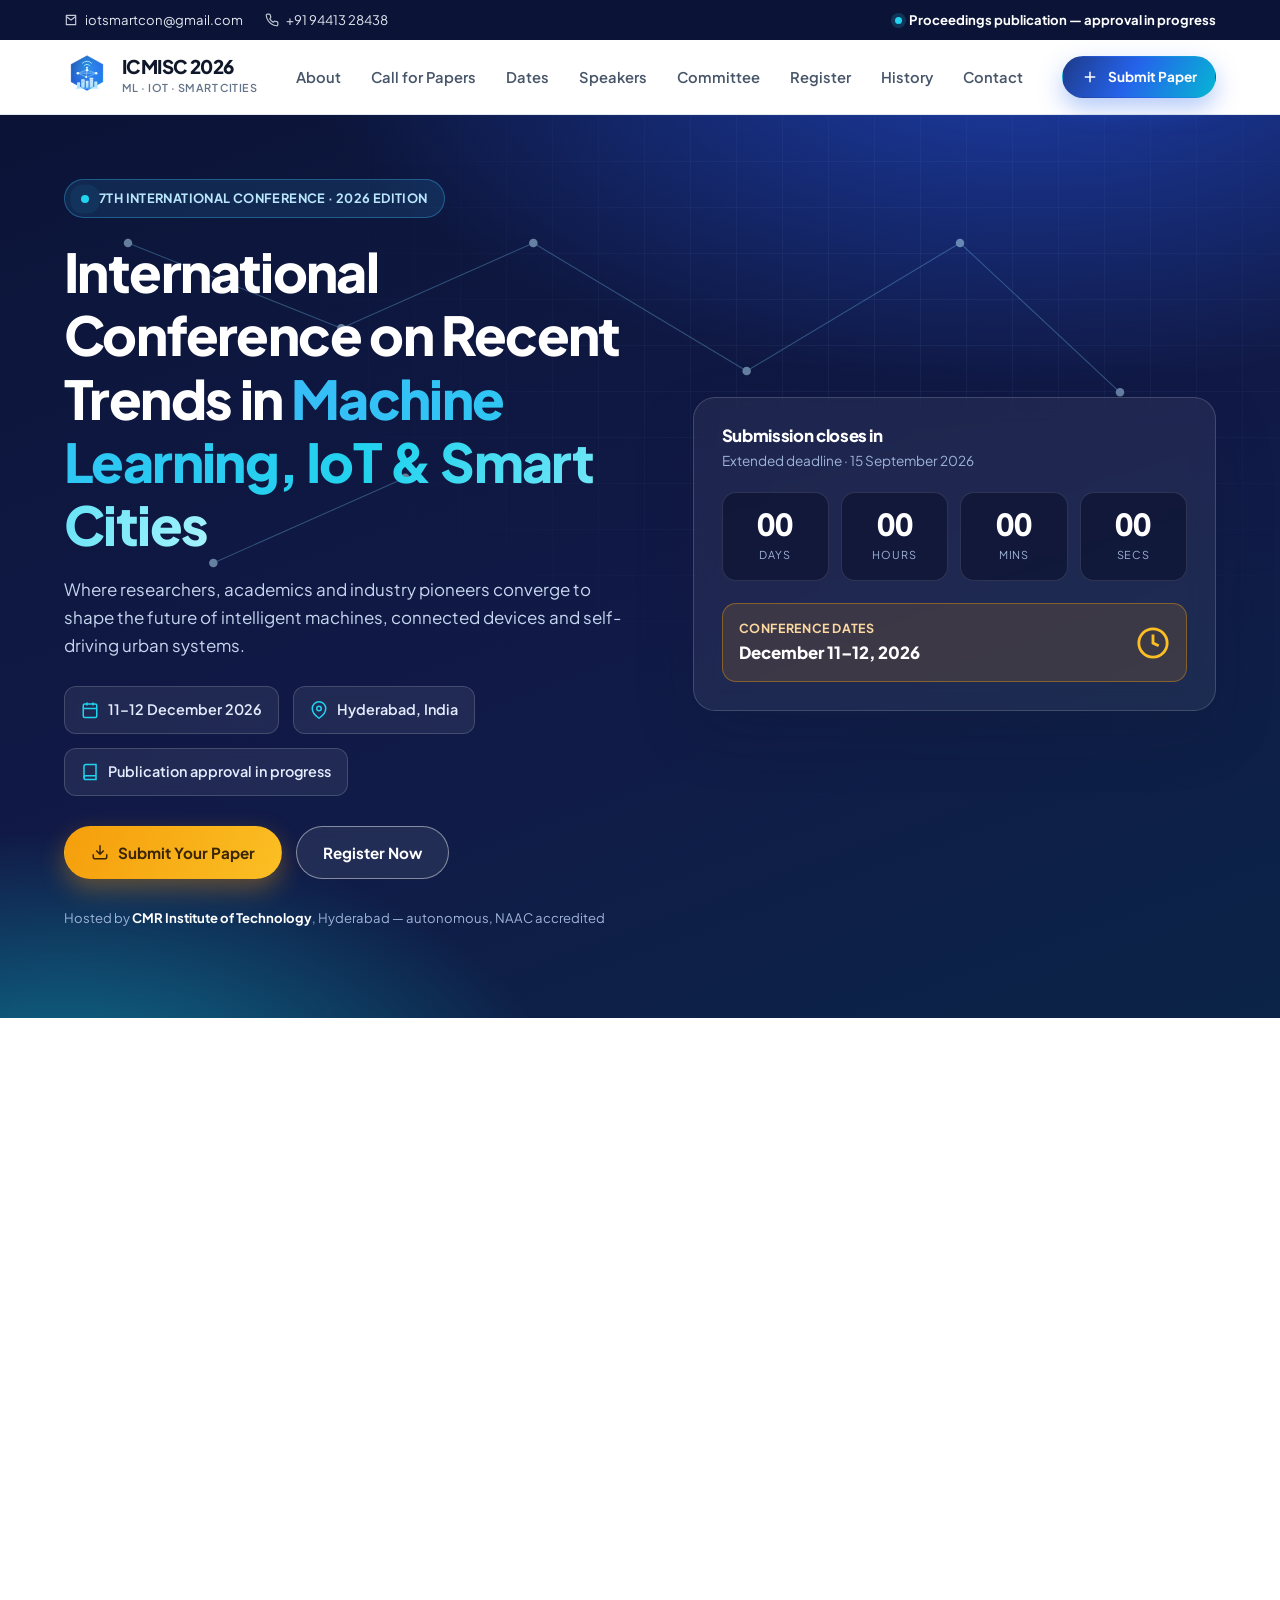
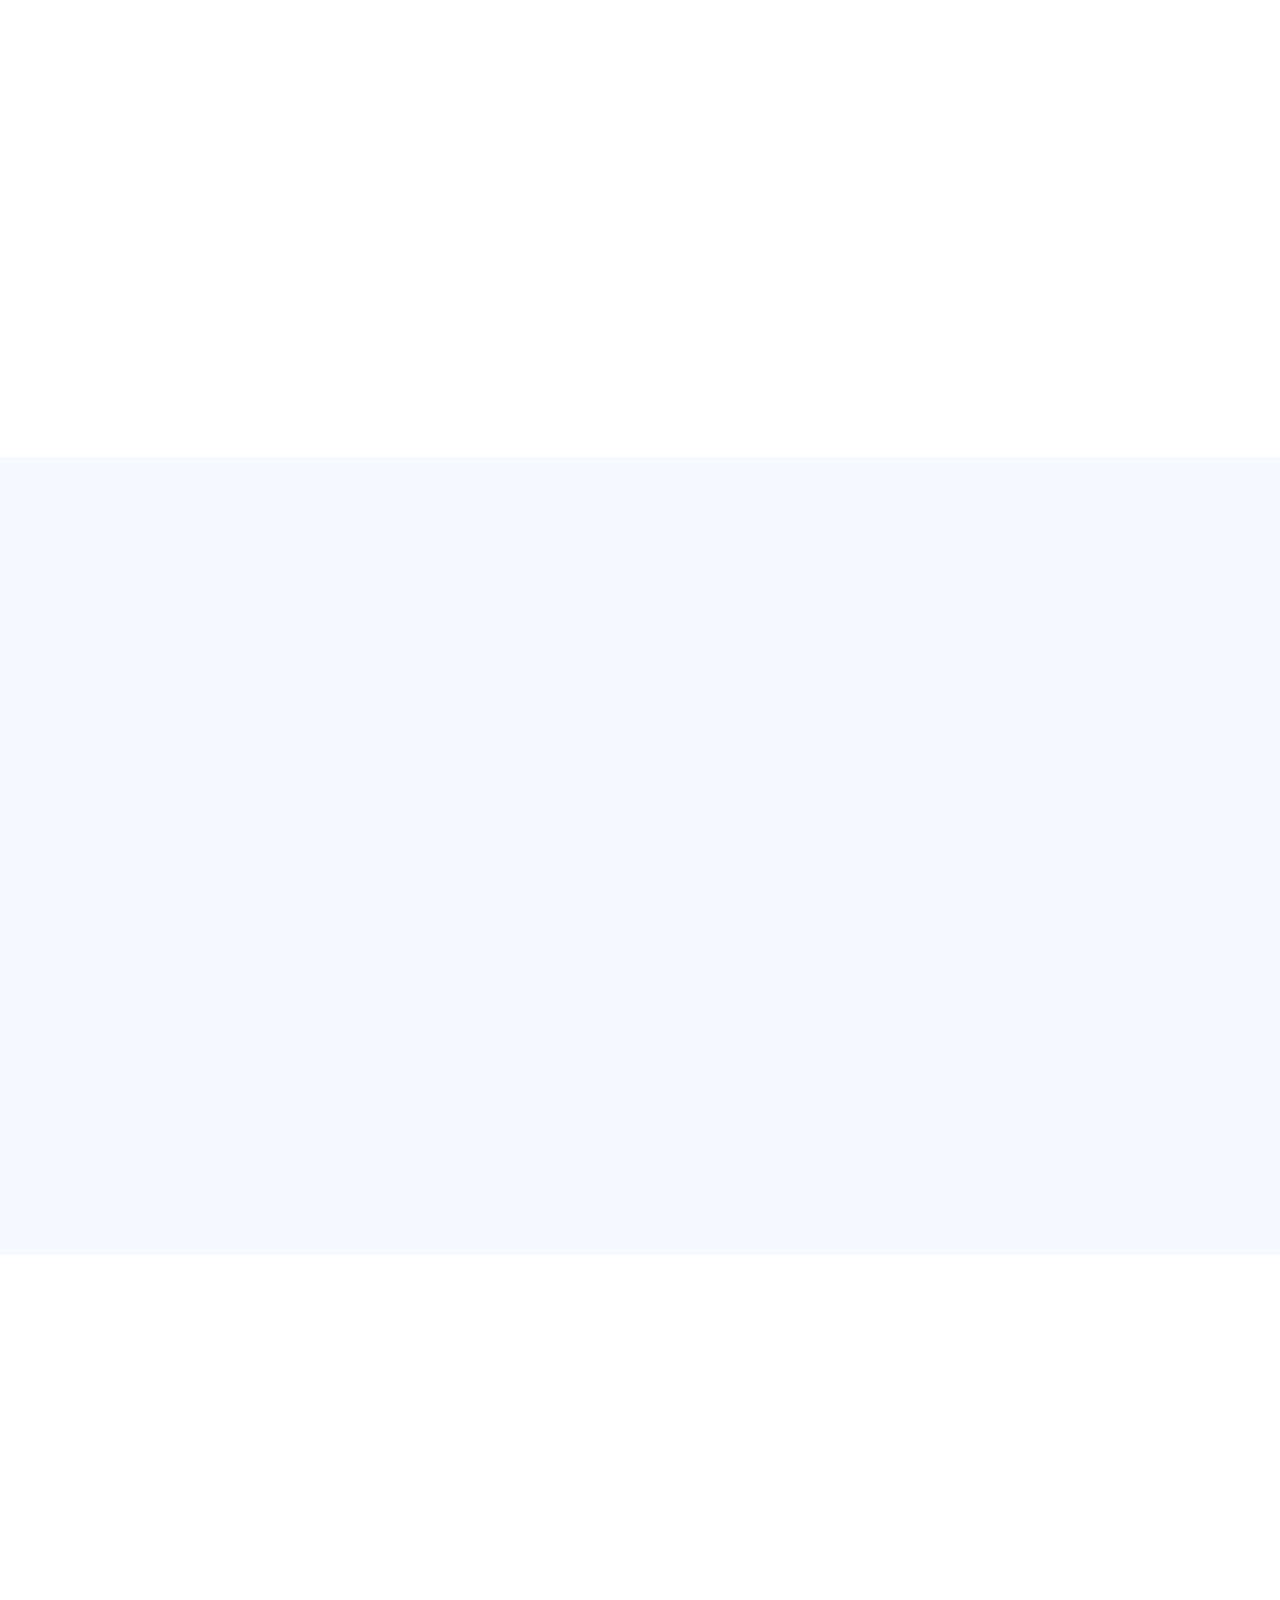
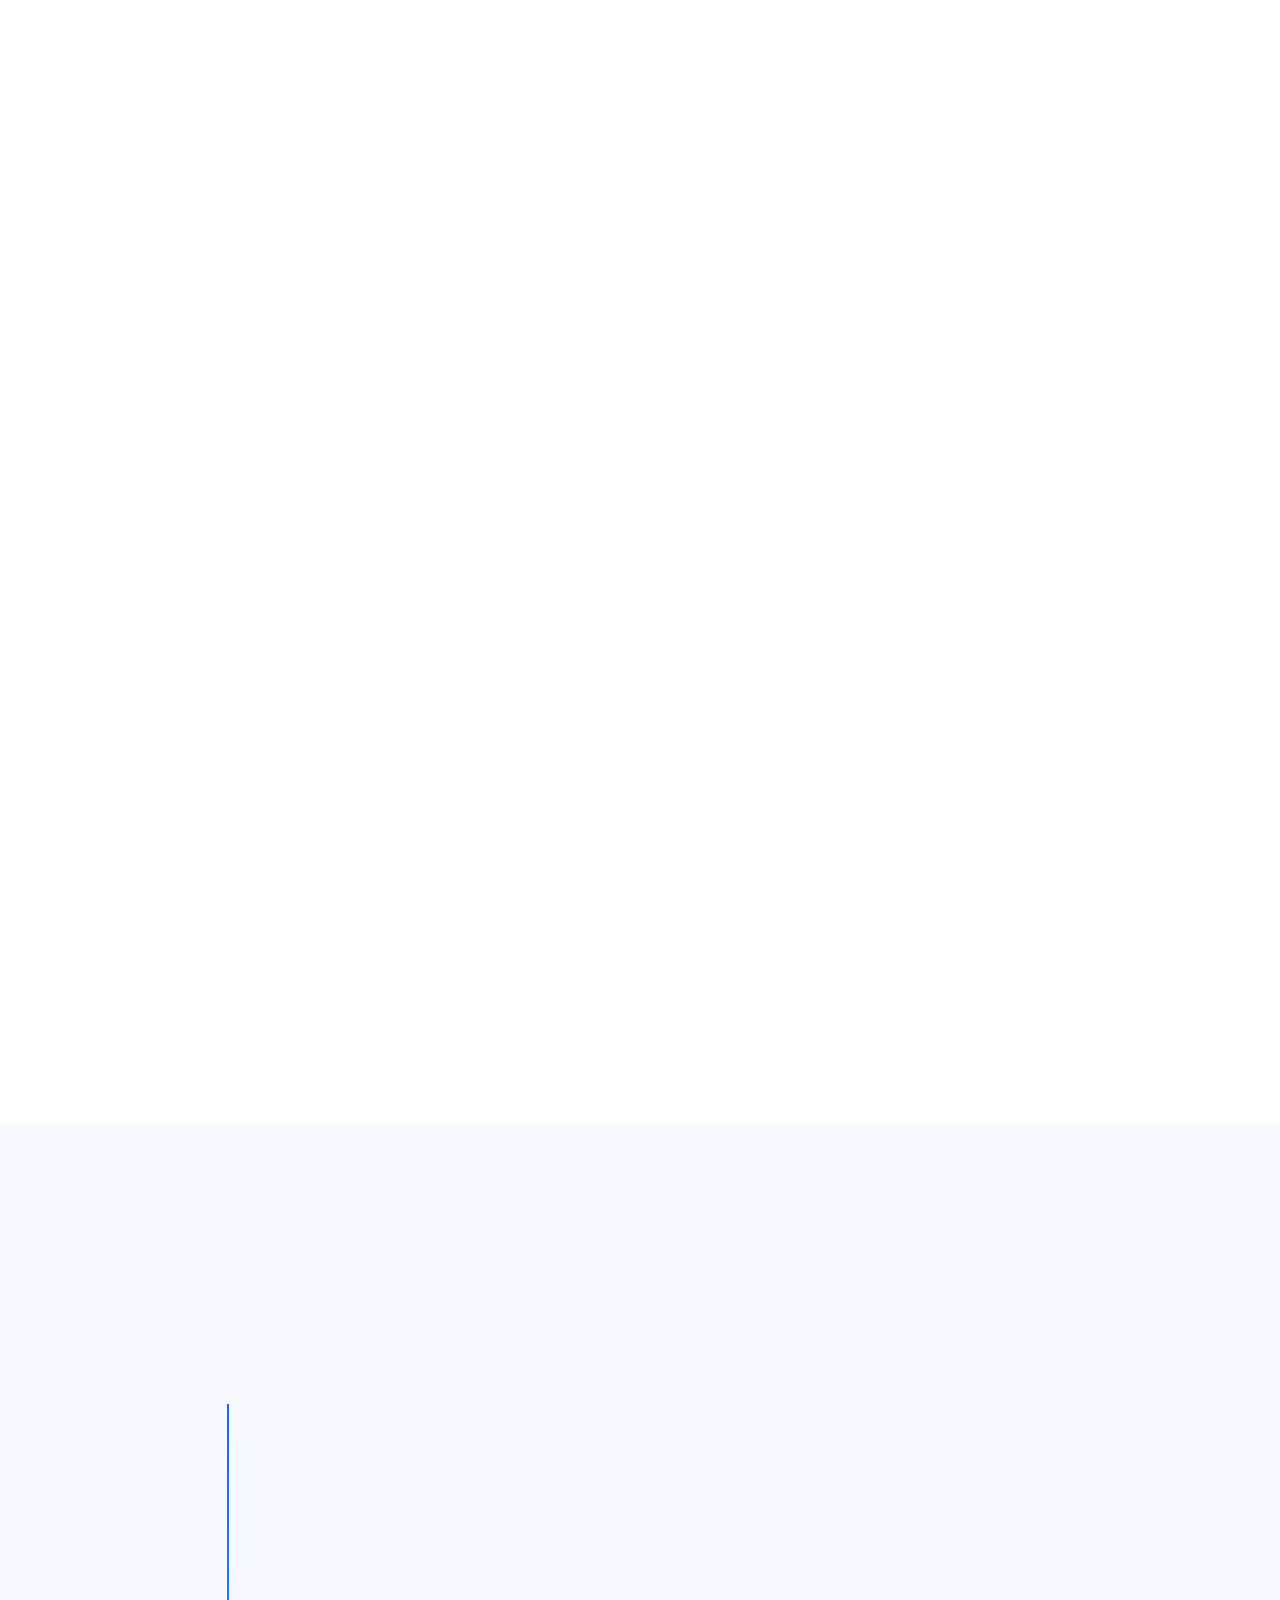
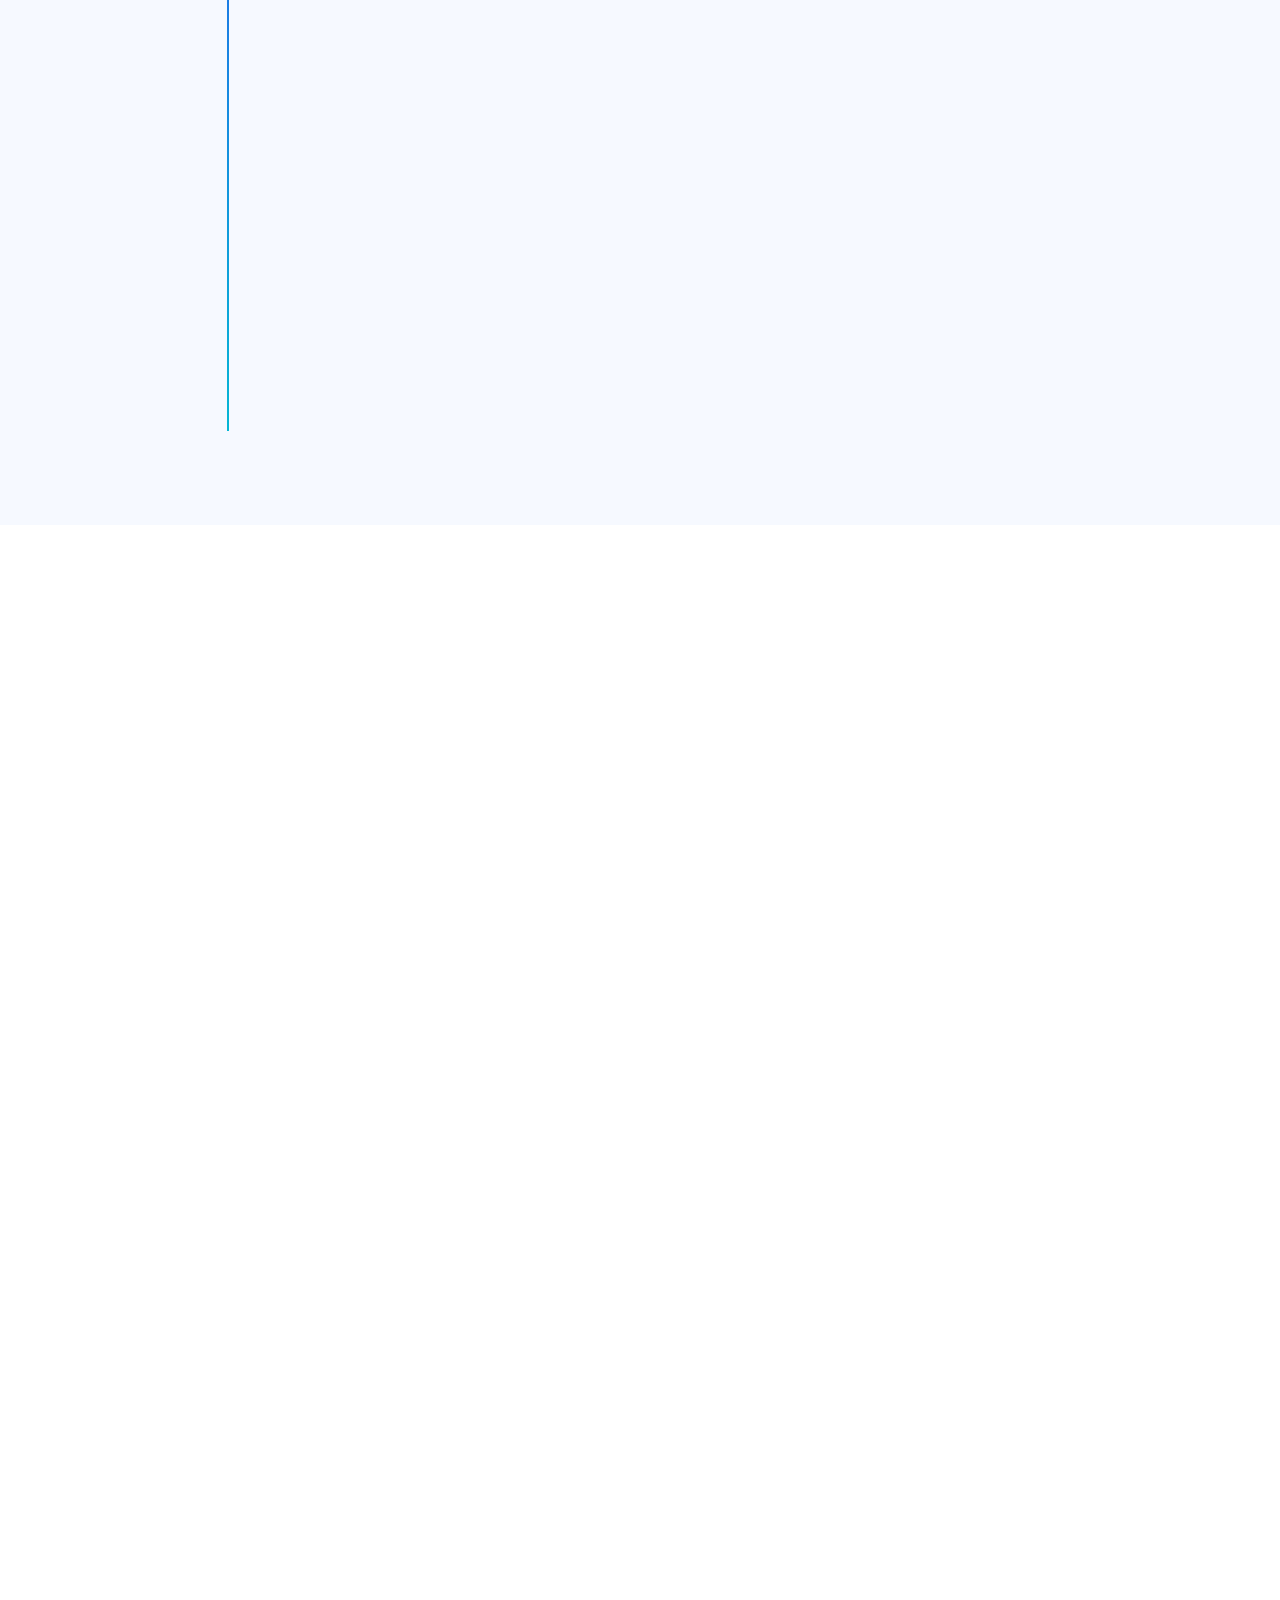
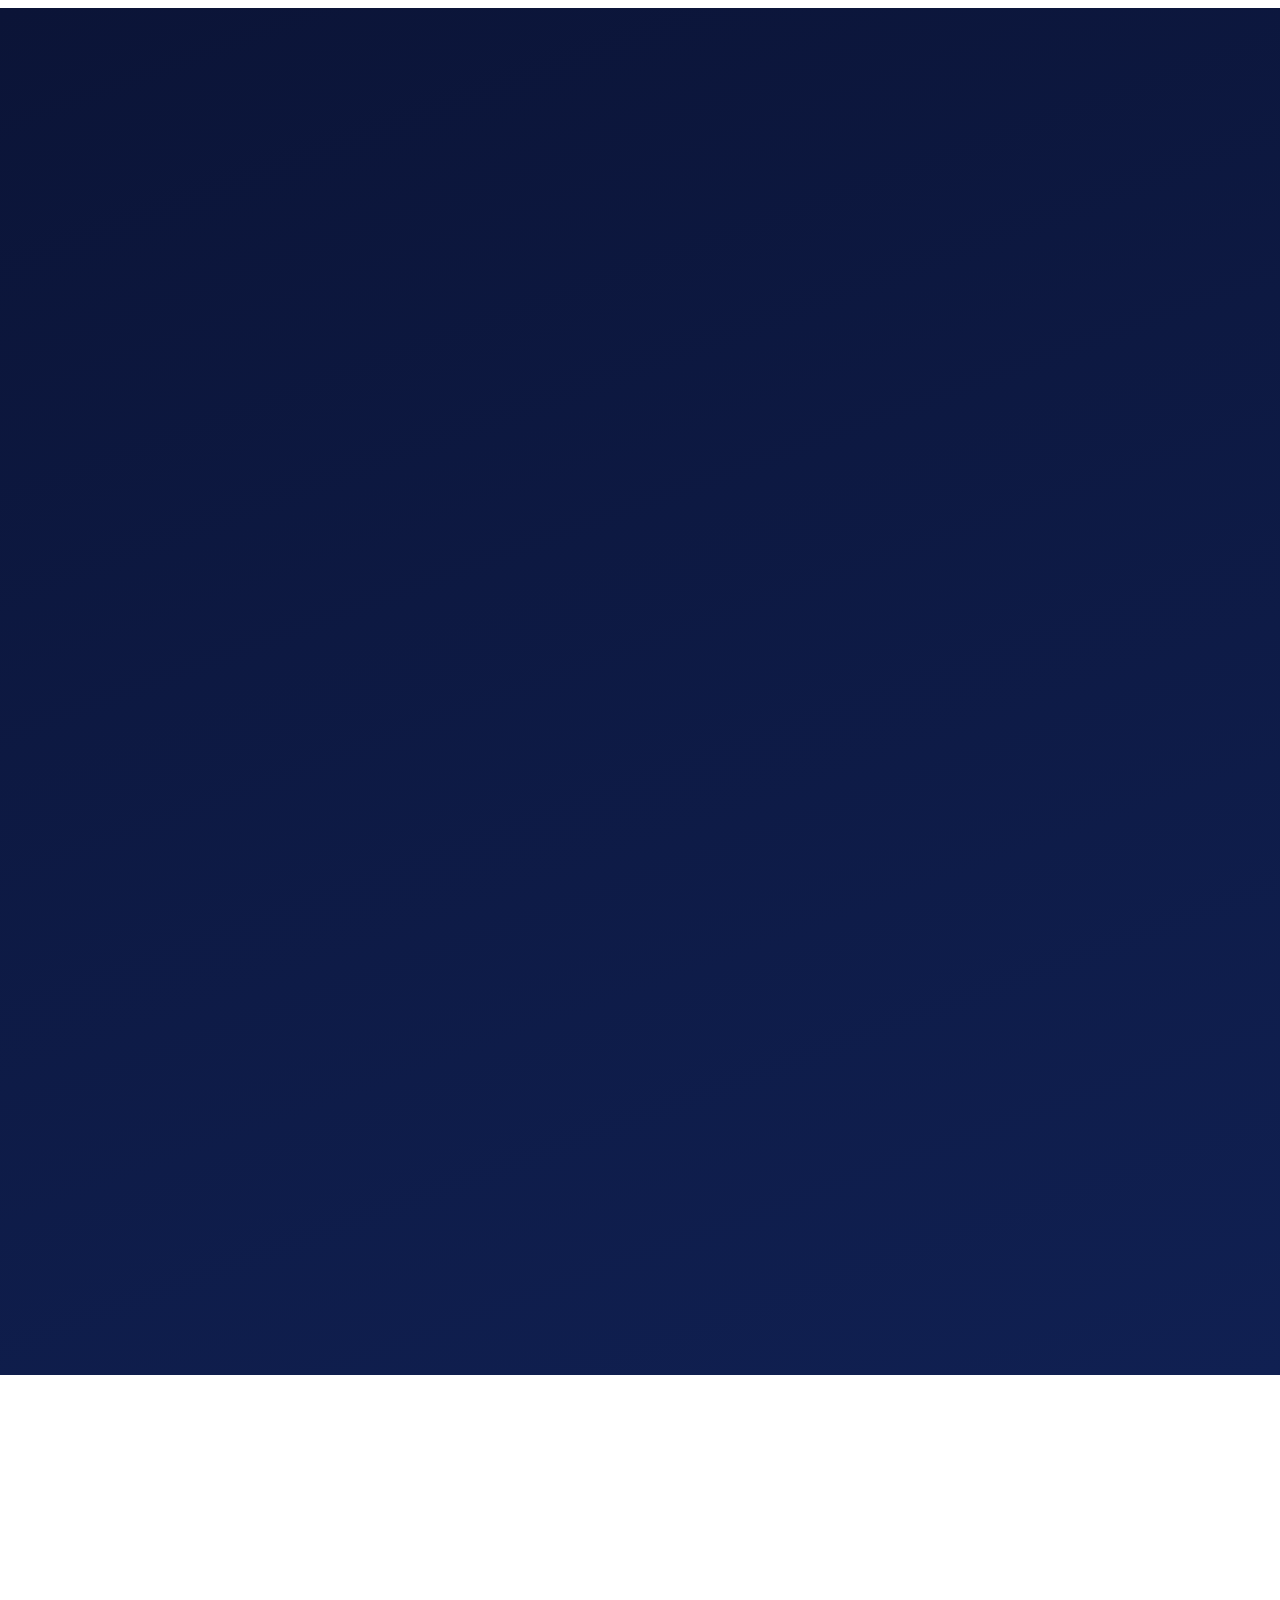
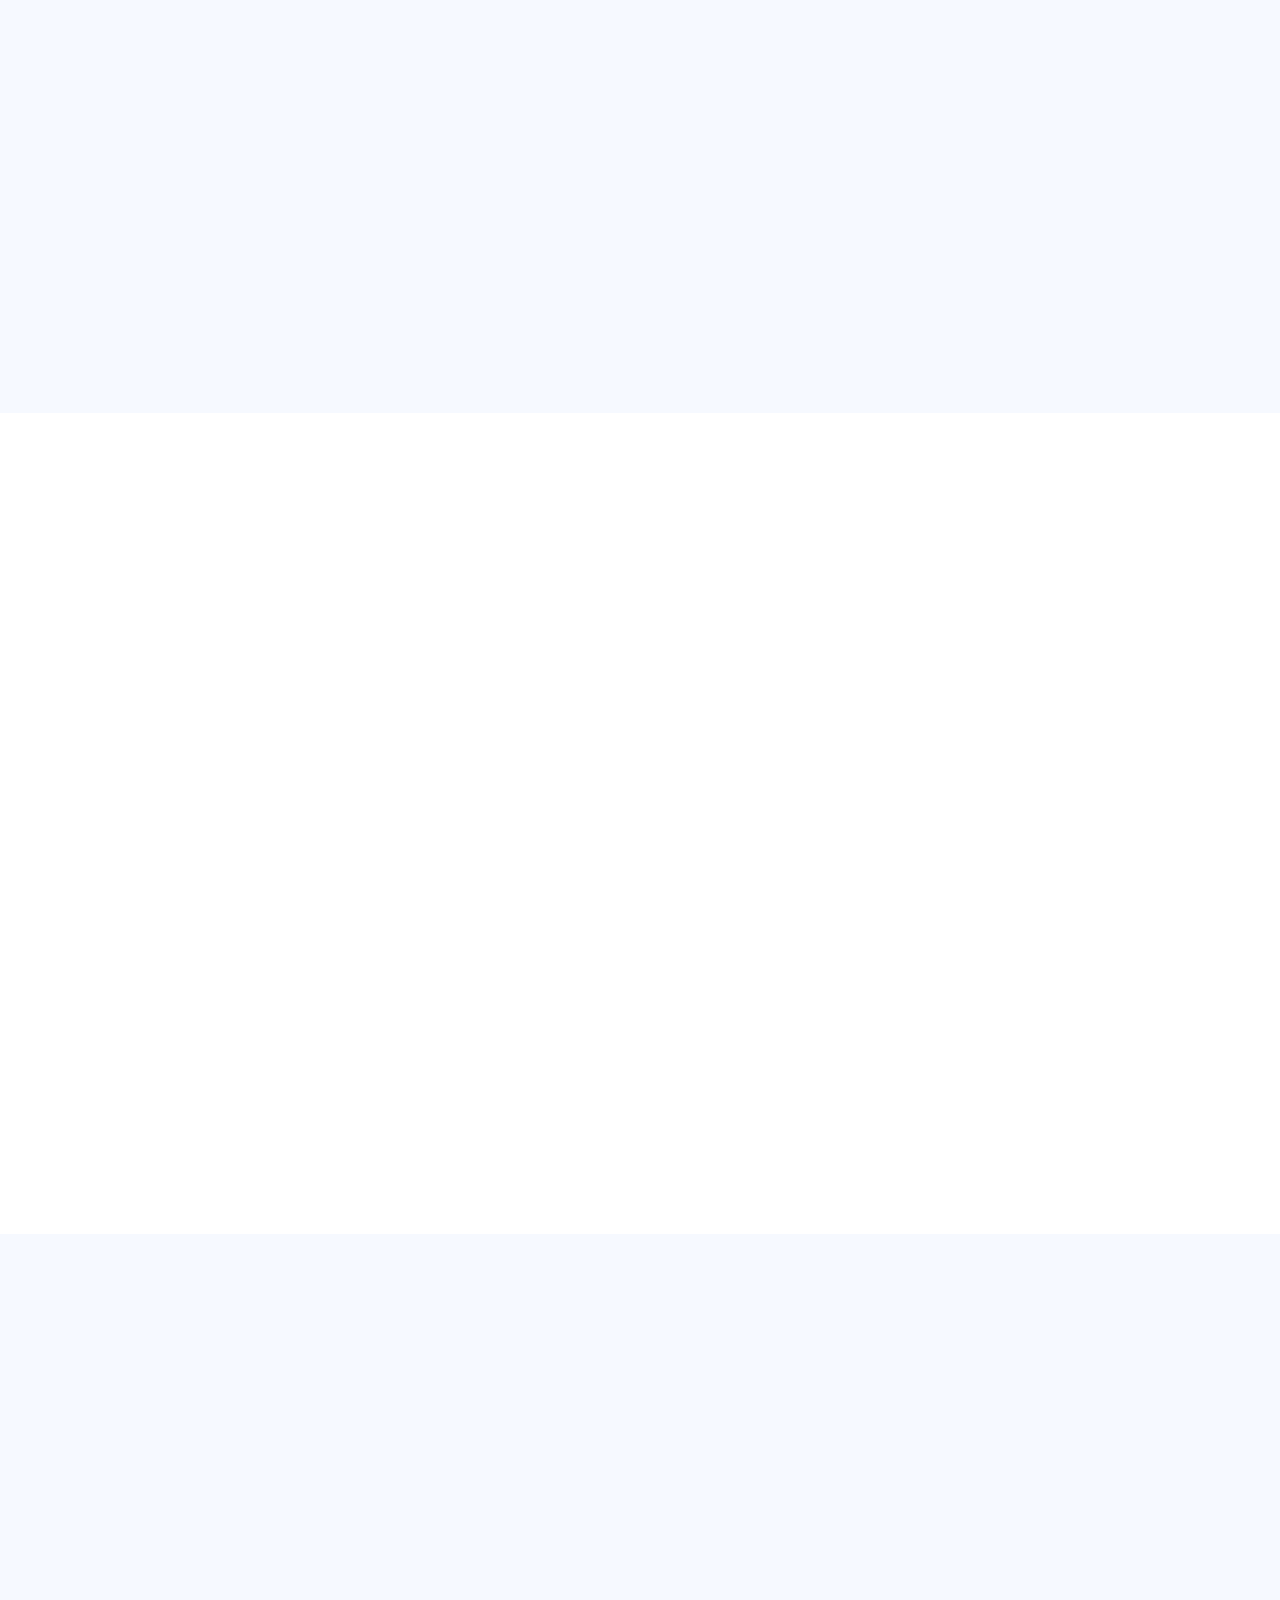
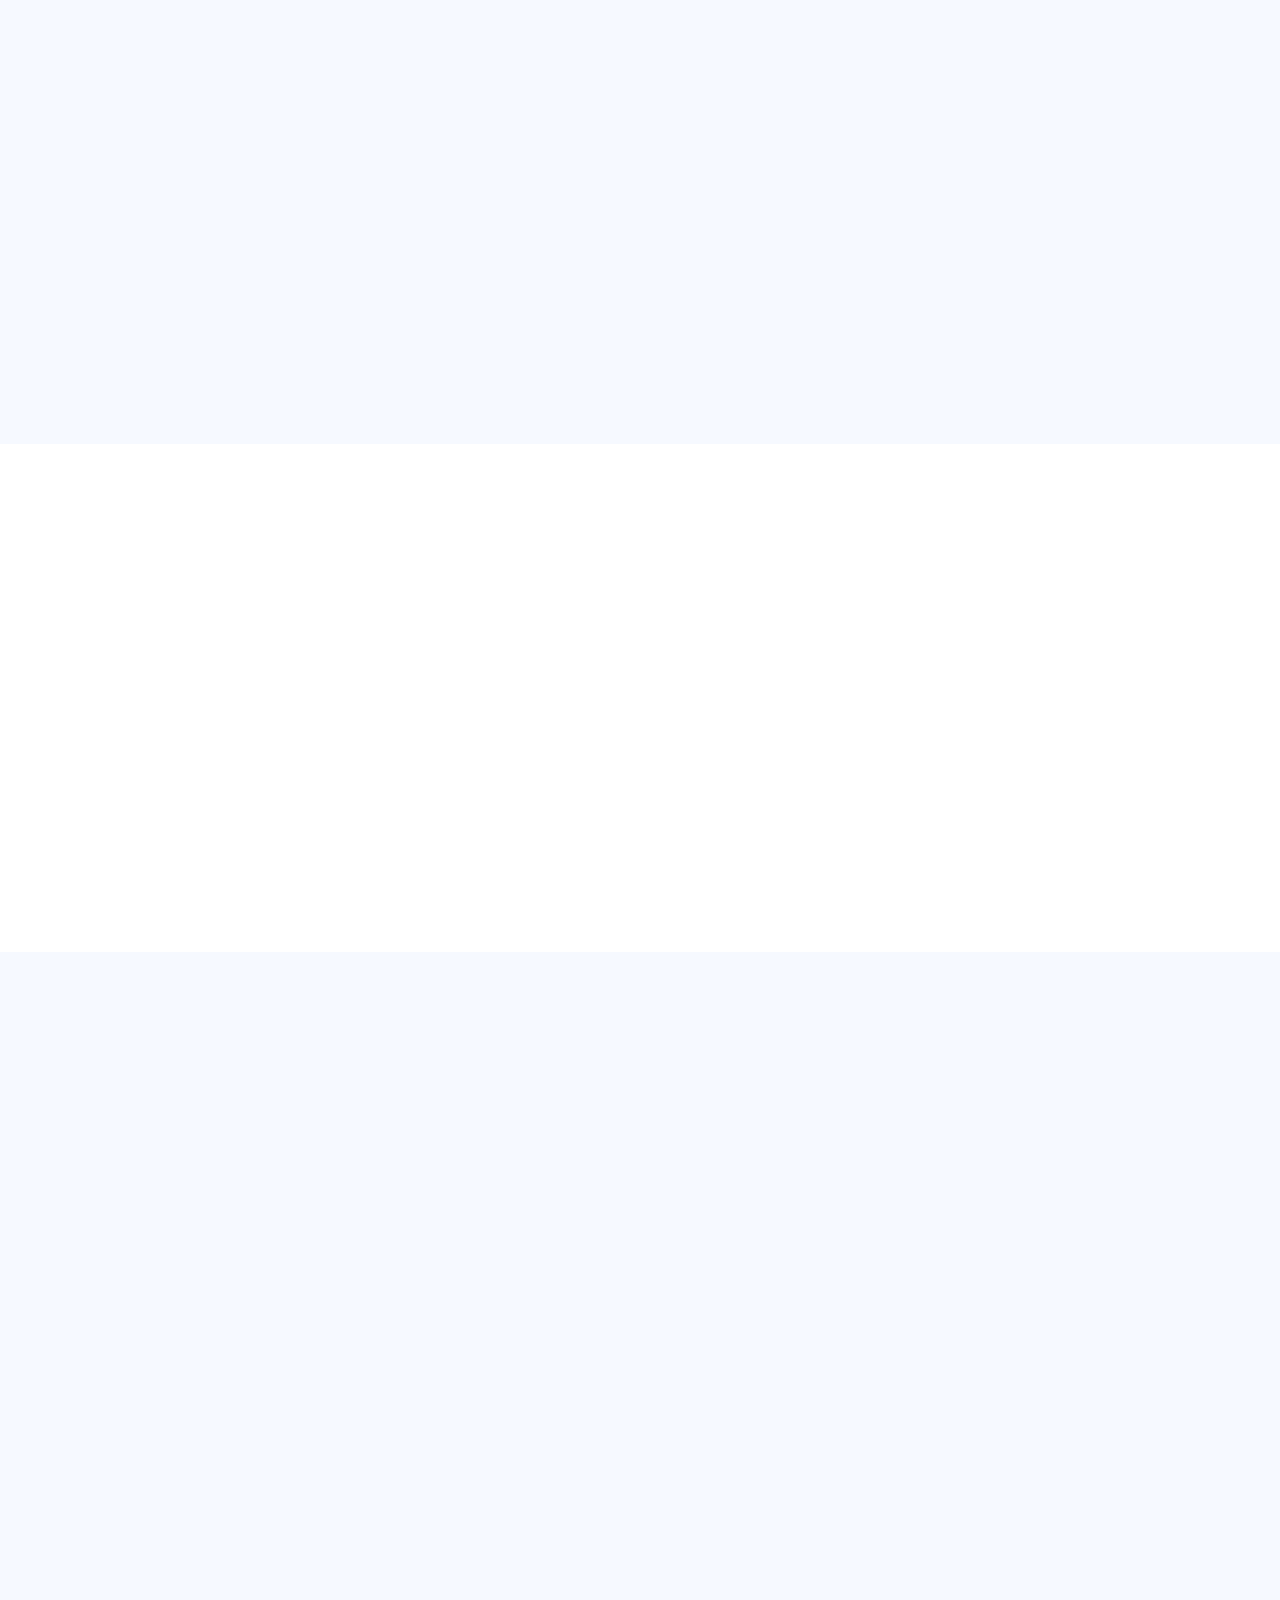
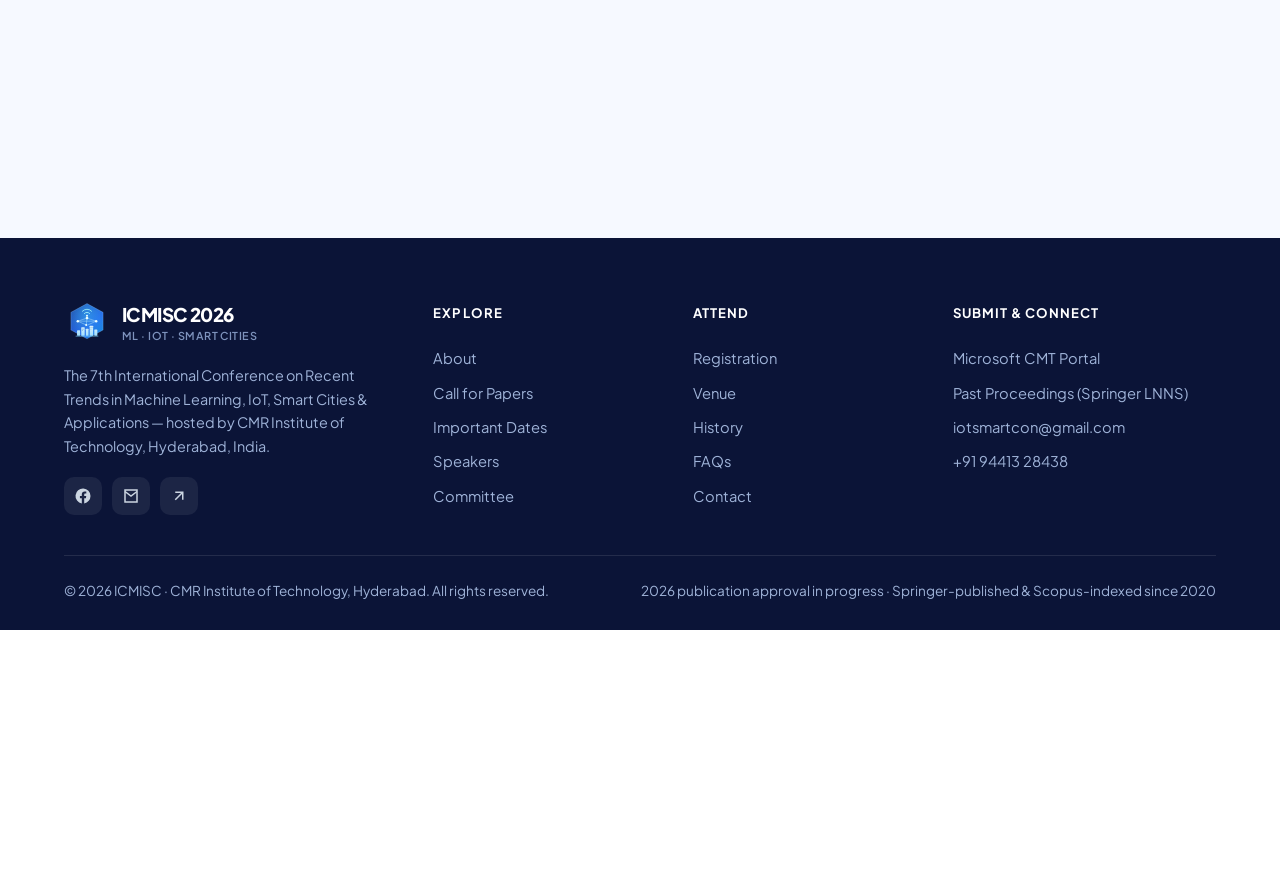
<file: index.html>
<!DOCTYPE html>
<html lang="en">
<head>
<meta charset="UTF-8" />
<meta name="viewport" content="width=device-width, initial-scale=1.0" />
<title>ICMISC — International Conference on Machine Learning, IoT & Smart Cities</title>
<meta name="description" content="ICMISC — International Conference on Recent Trends in Machine Learning, IoT, Smart Cities & Applications. Redirecting to the current edition." />
<link rel="icon" type="image/svg+xml" href="2026/assets/img/logo.svg" />
<!-- Send visitors to the current edition. Update the path here when a new edition launches. -->
<meta http-equiv="refresh" content="0; url=2026/" />
<link rel="canonical" href="2026/" />
<style>
  html,body{height:100%;margin:0;font-family:"Segoe UI",system-ui,sans-serif;
    background:linear-gradient(160deg,#0b1437,#102052);color:#dce6fb;
    display:grid;place-items:center;text-align:center;padding:24px}
  a{color:#38bdf8;font-weight:700;text-decoration:none}
  img{width:84px;height:84px;margin-bottom:18px}
  .sp{margin-top:18px;width:34px;height:34px;border:3px solid rgba(255,255,255,.2);
    border-top-color:#38bdf8;border-radius:50%;animation:s 1s linear infinite}
  @keyframes s{to{transform:rotate(360deg)}}
</style>
</head>
<body>
  <div>
    <img src="2026/assets/img/logo.svg" alt="ICMISC logo" />
    <h1 style="font-size:1.3rem;margin:0">ICMISC&nbsp;2026</h1>
    <p>Taking you to the current edition…<br>
       If you are not redirected, <a href="2026/">click here to enter</a>.</p>
    <div class="sp" style="margin-inline:auto"></div>
  </div>
</body>
</html>
</file>
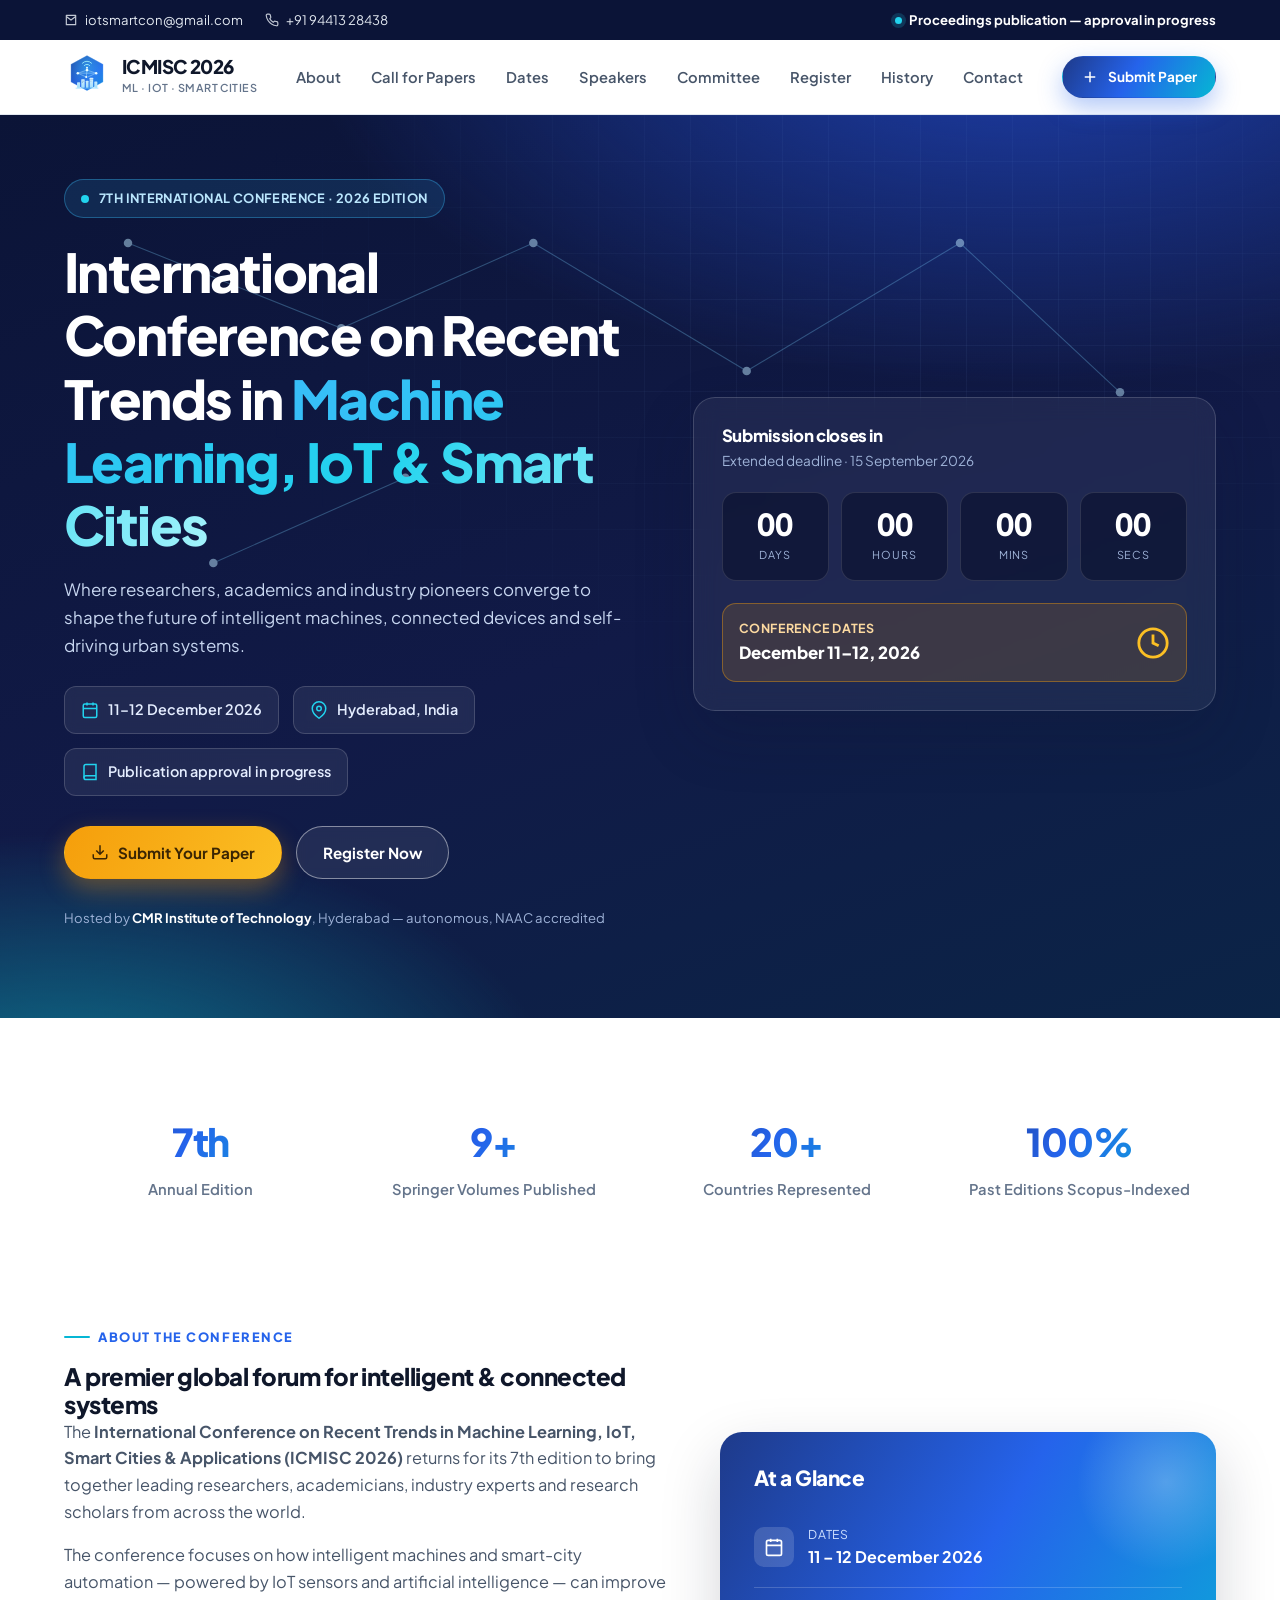
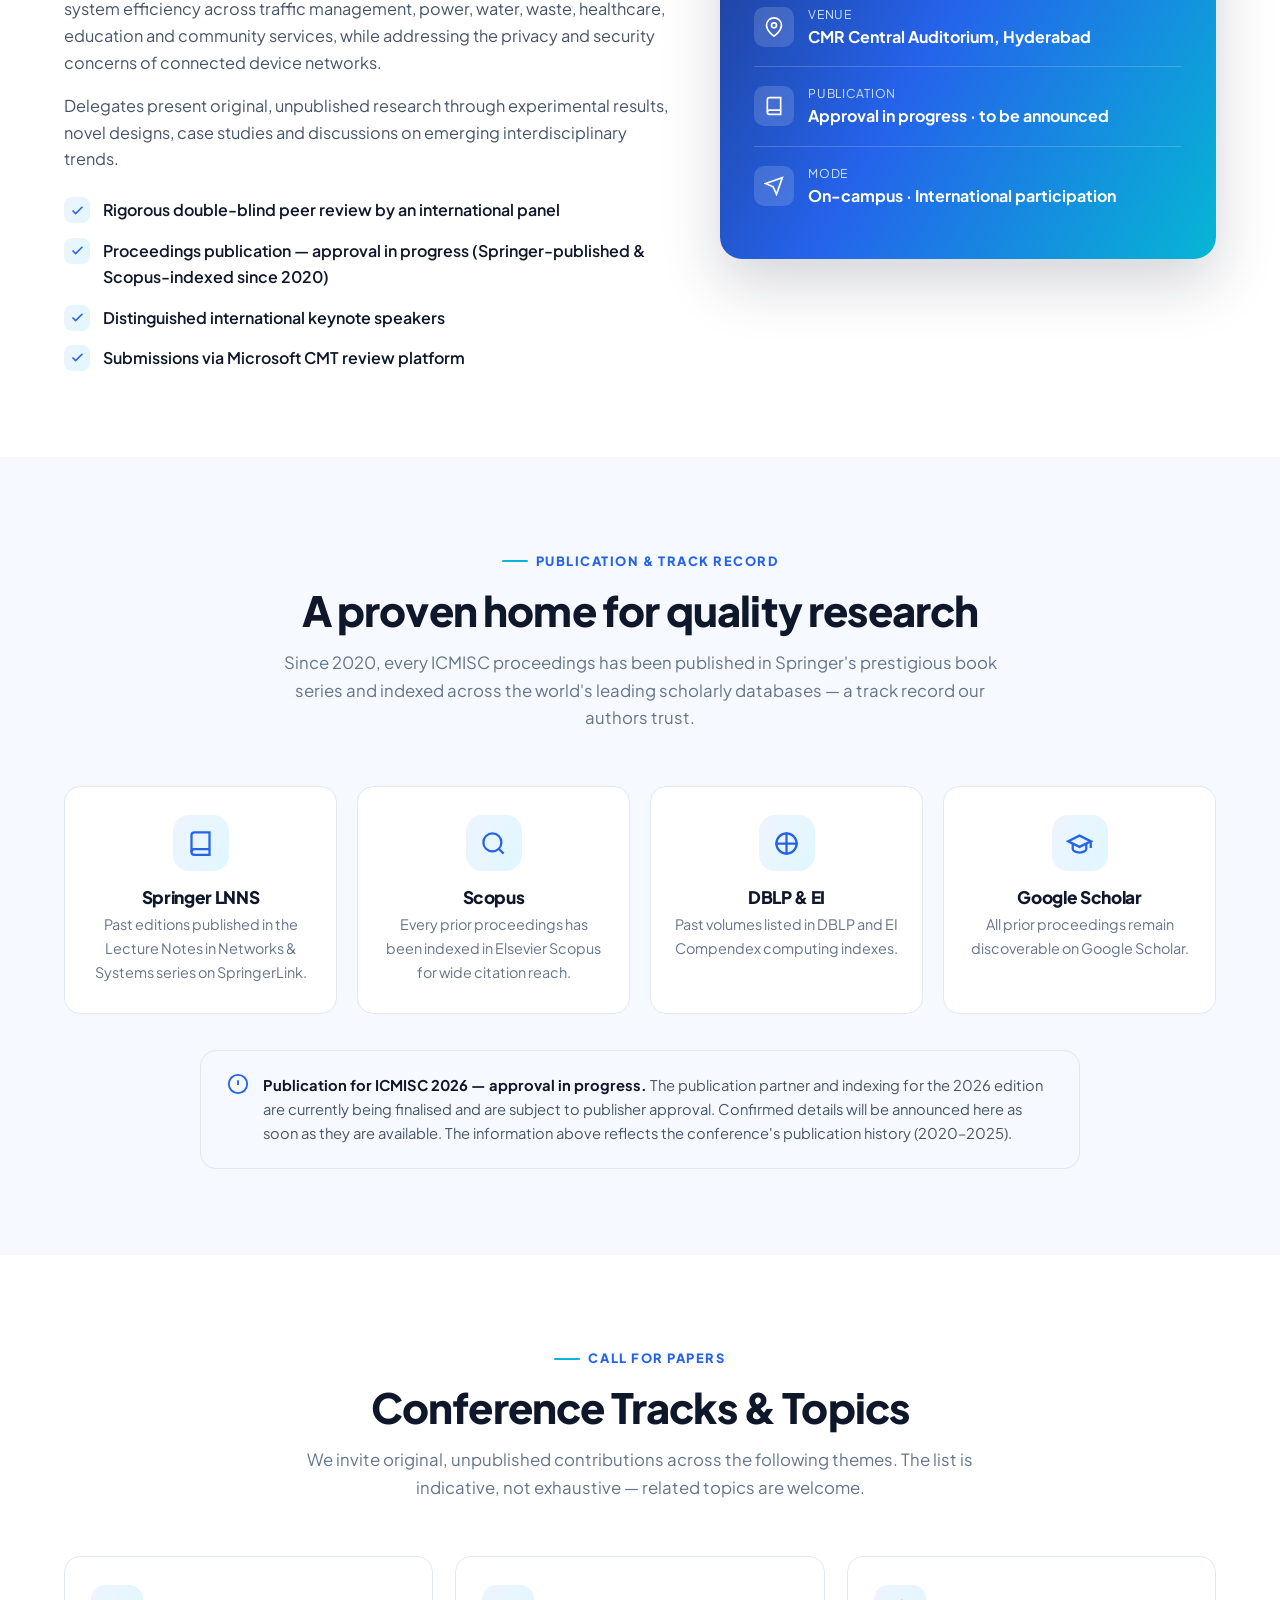
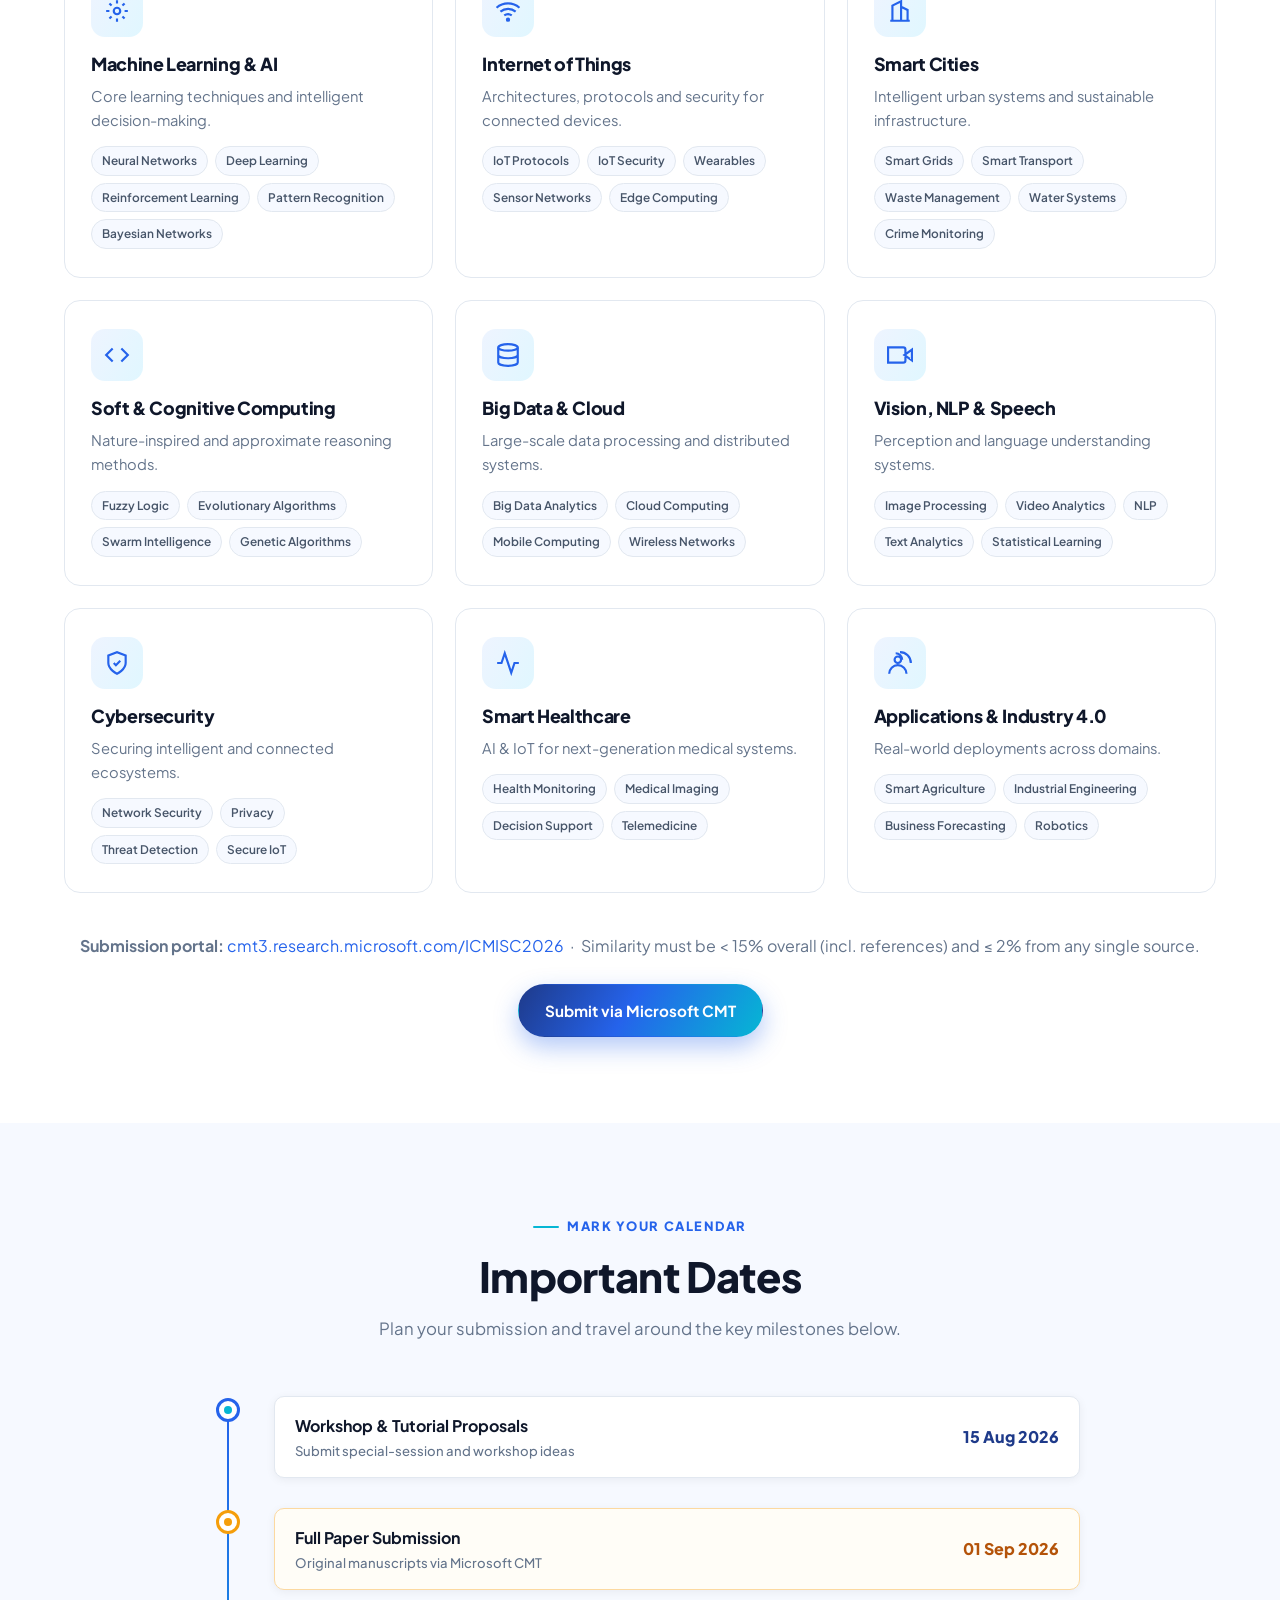
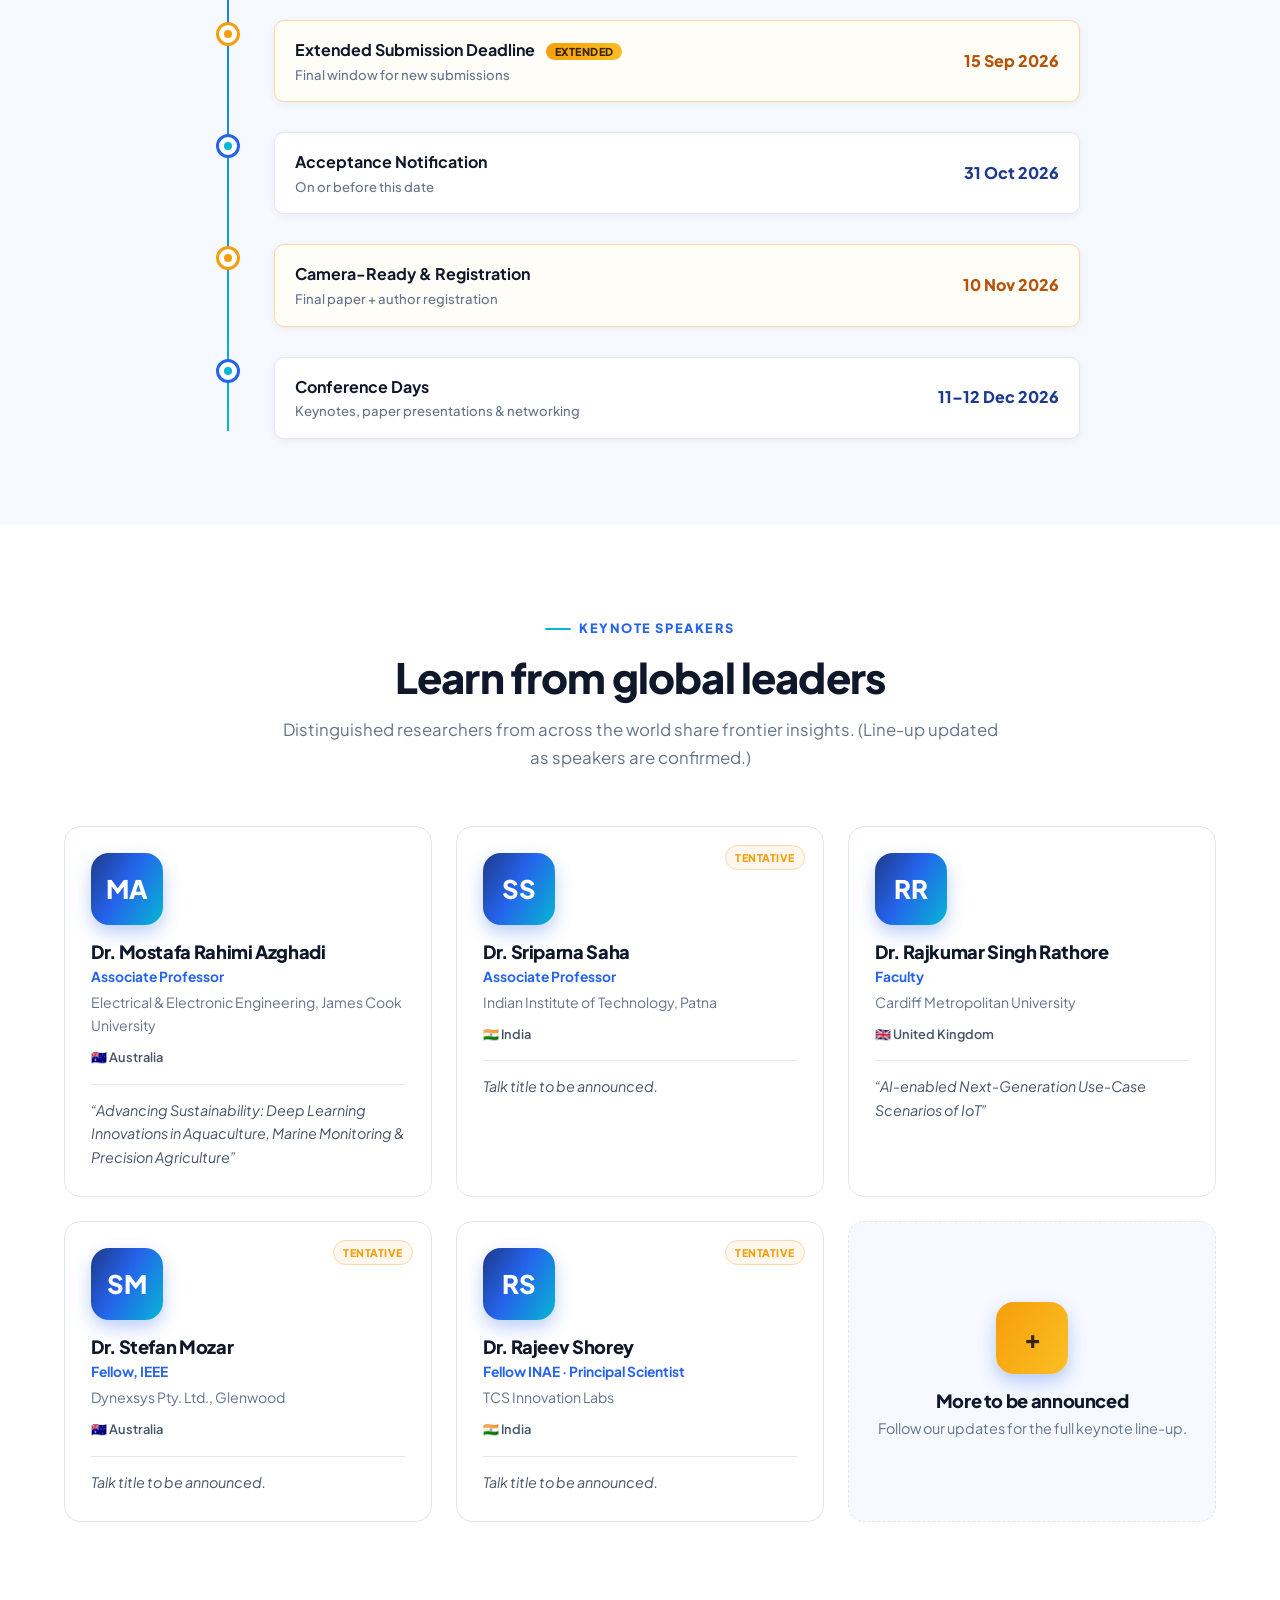
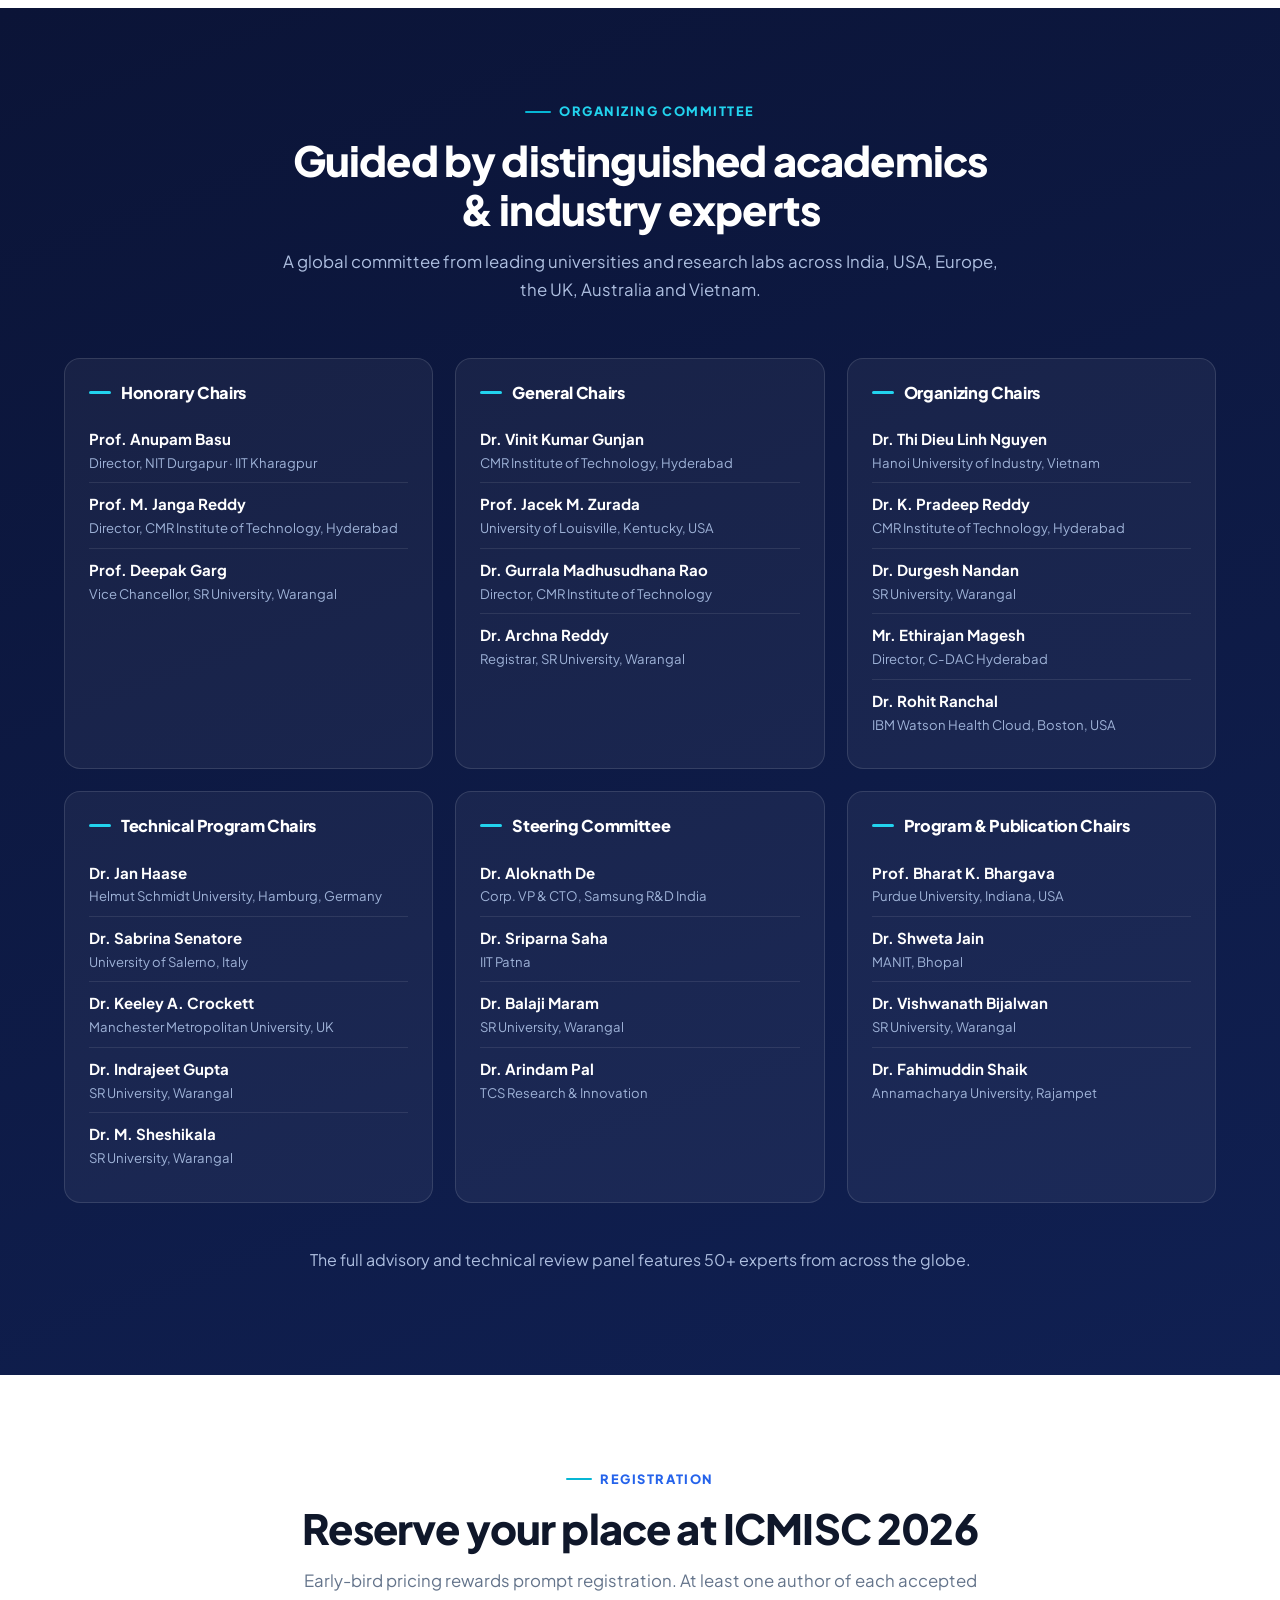
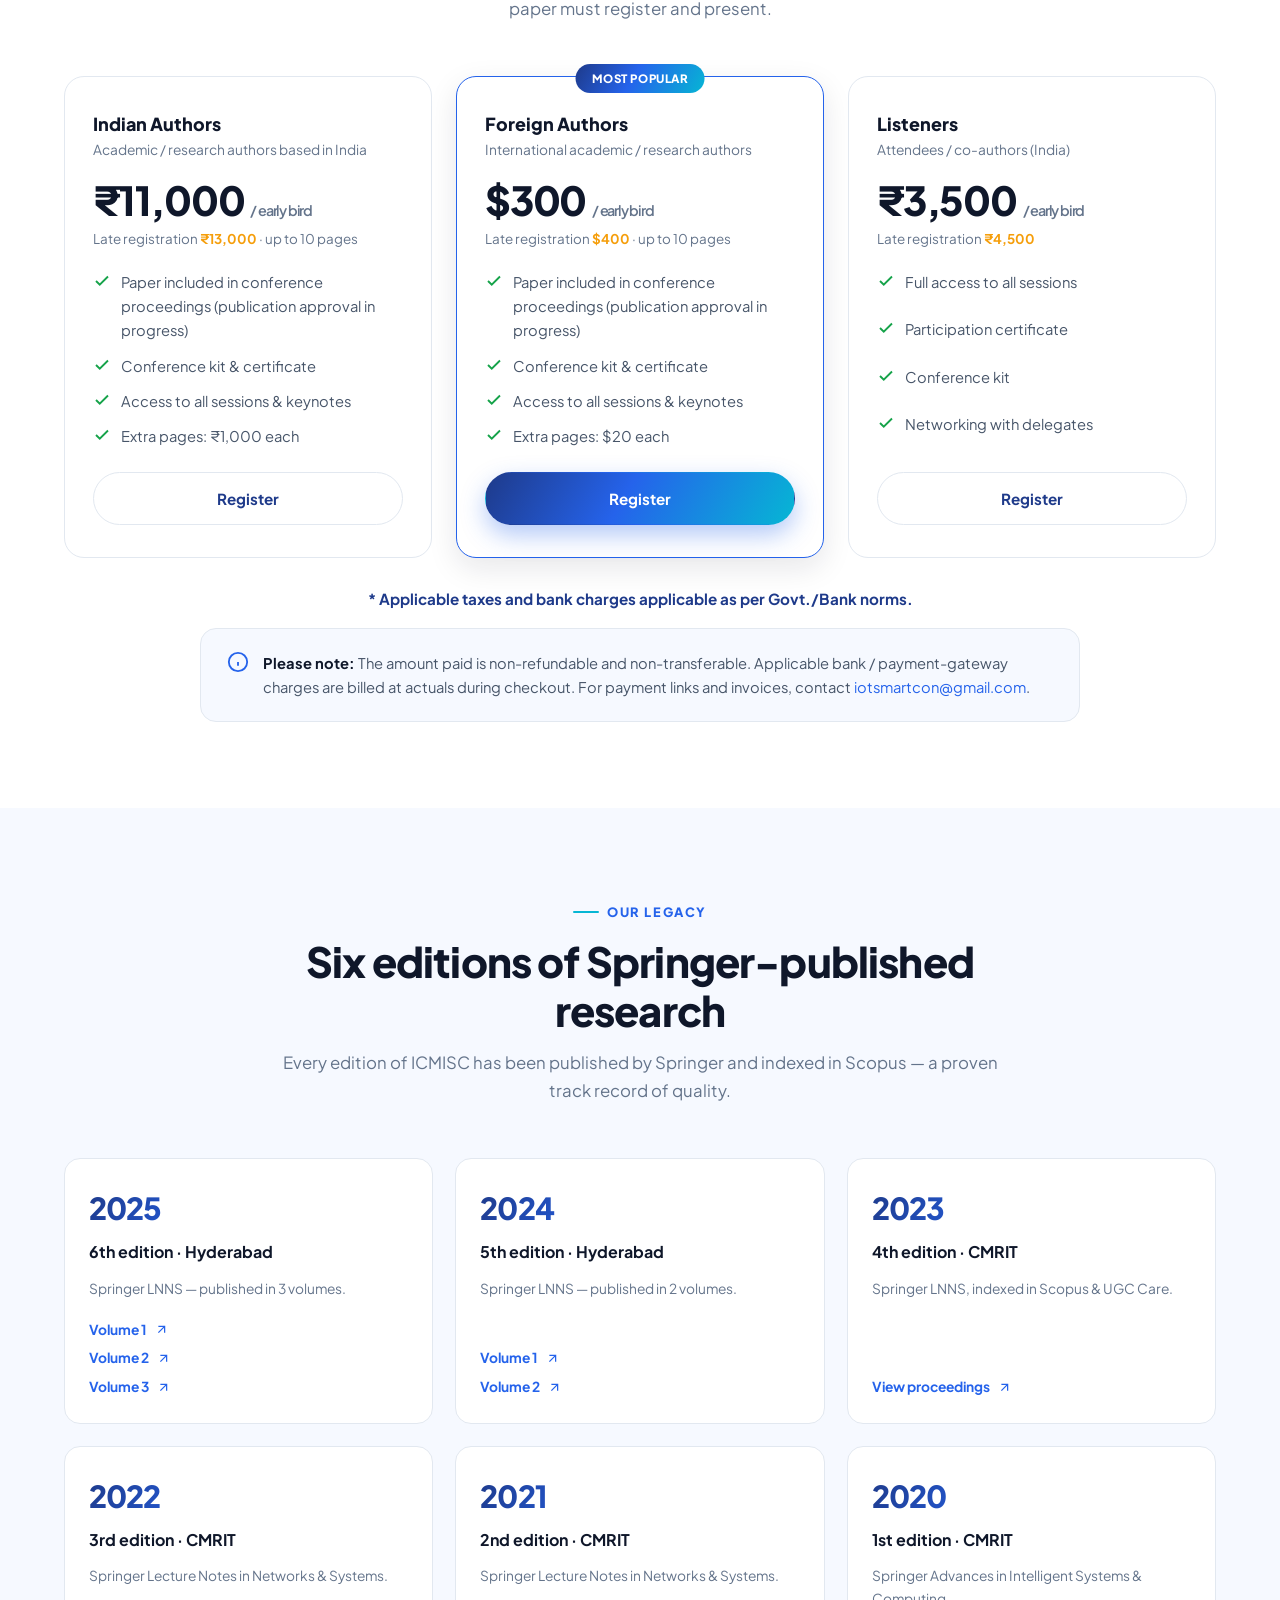
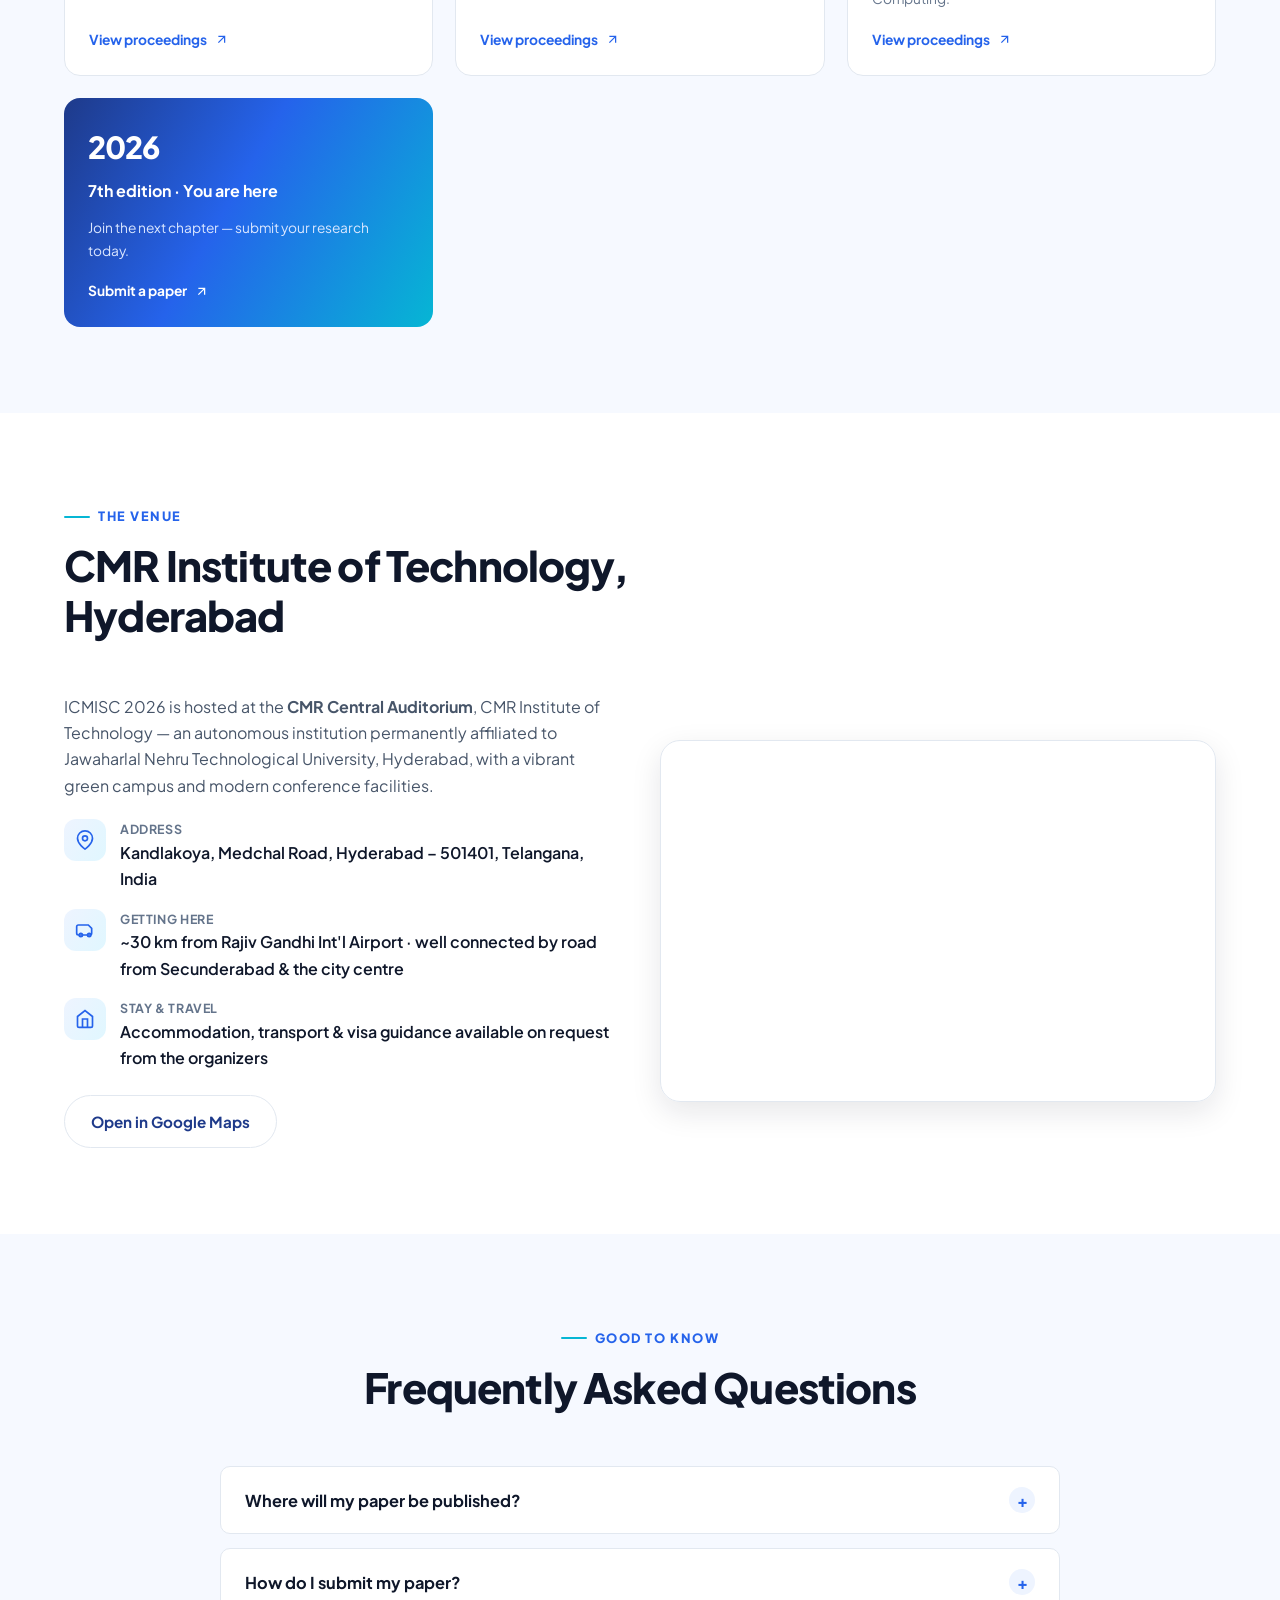
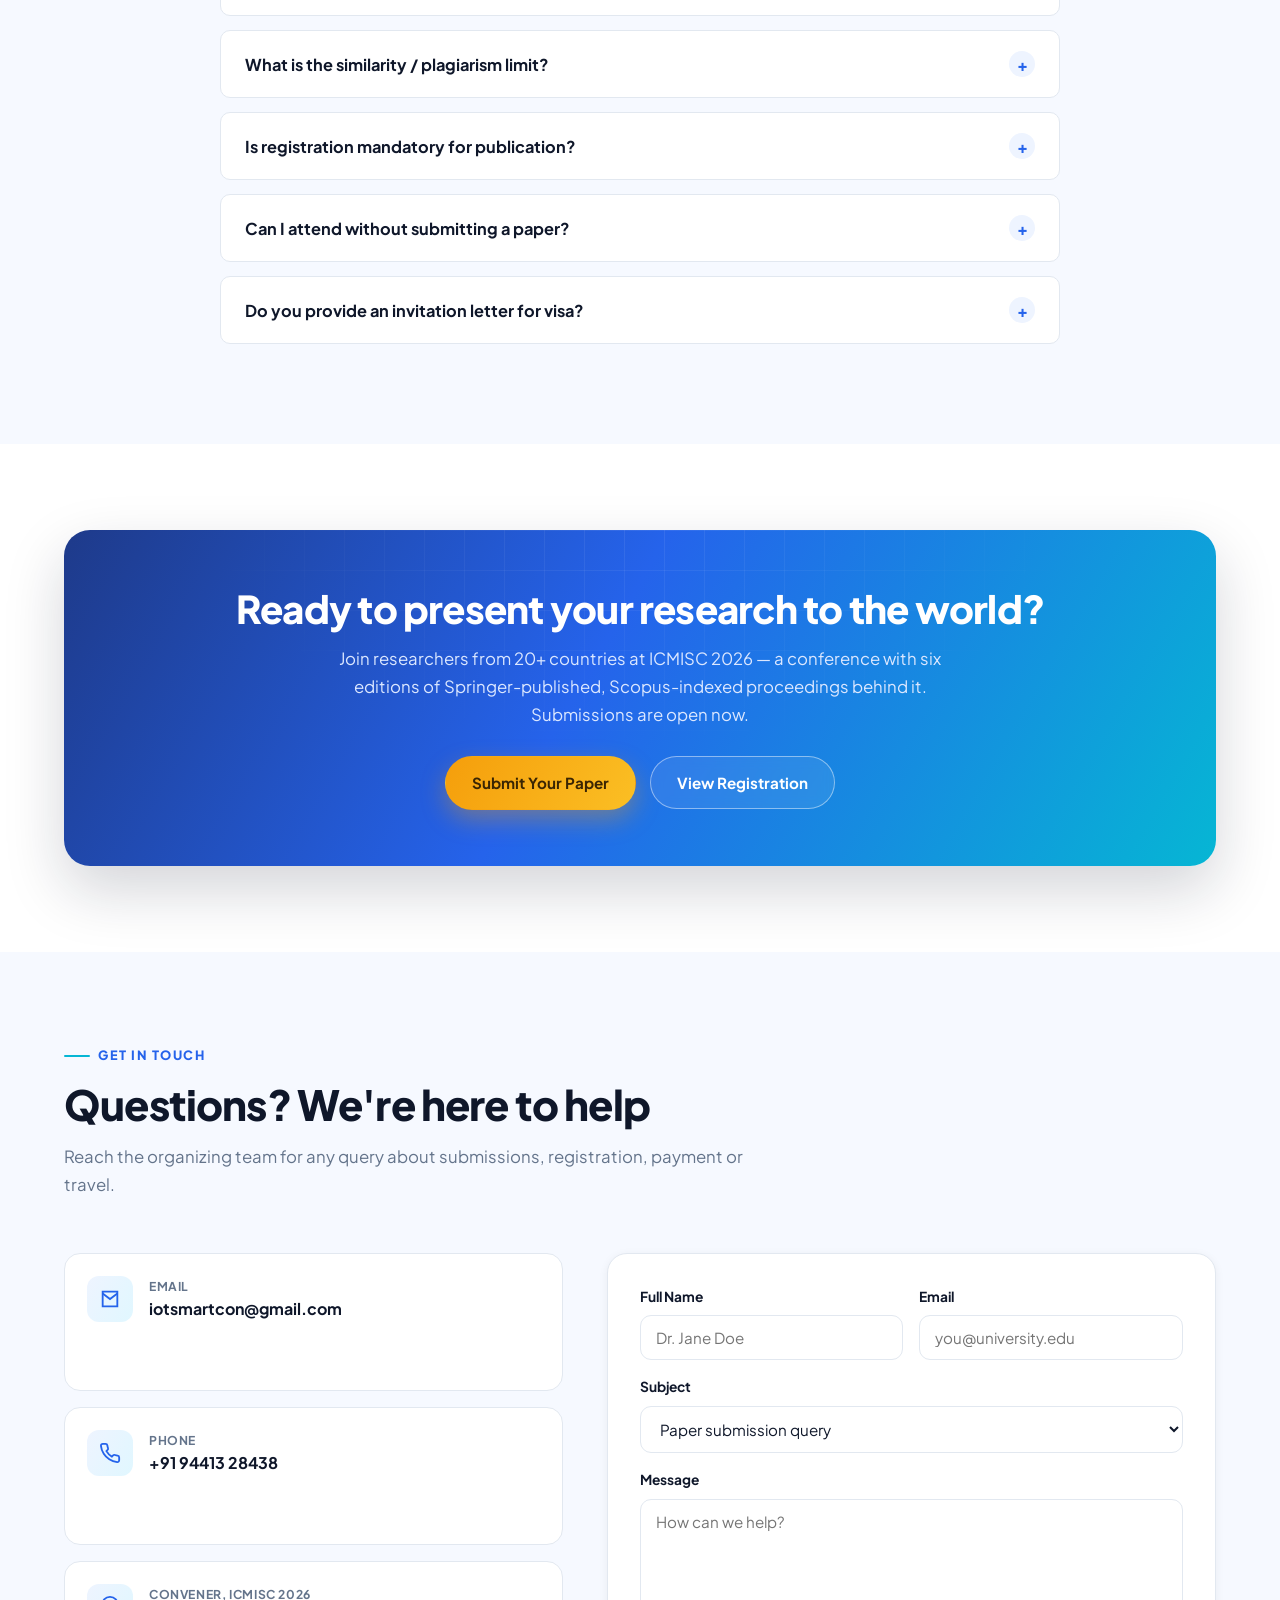
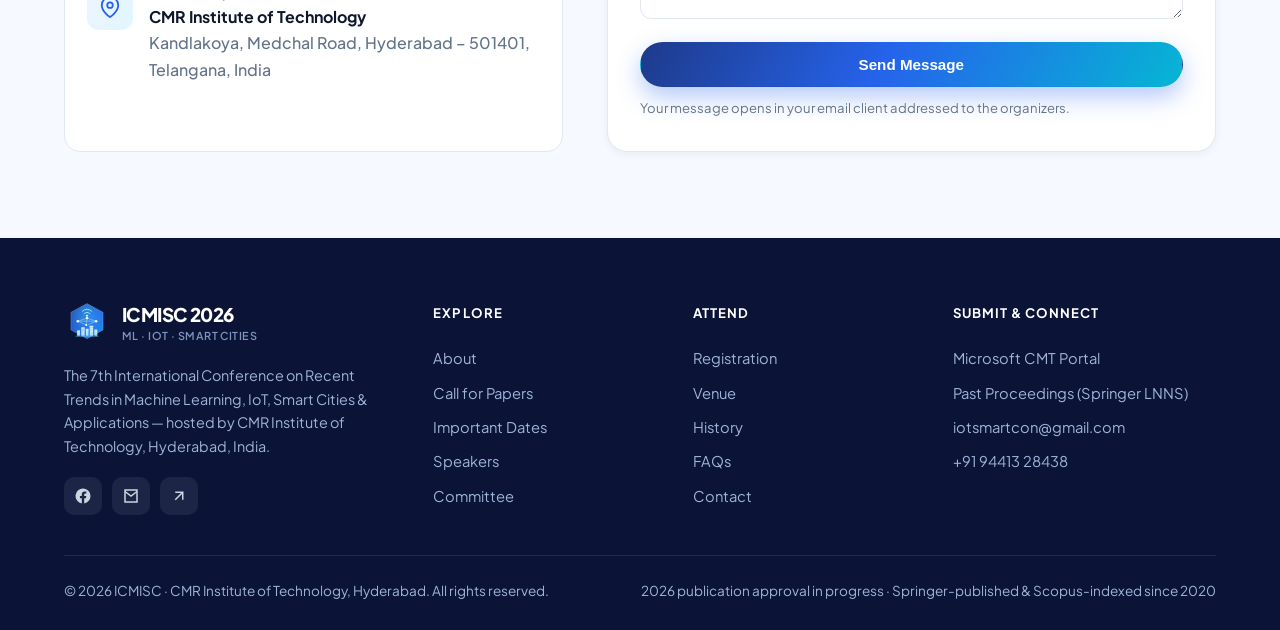
<file: 2026/index.html>
<!DOCTYPE html>
<html lang="en">
<head>
<meta charset="UTF-8" />
<meta name="viewport" content="width=device-width, initial-scale=1.0" />
<title>ICMISC 2026 — 7th Int'l Conference on Machine Learning, IoT & Smart Cities | Hyderabad, India</title>
<meta name="description" content="ICMISC 2026 — The 7th International Conference on Recent Trends in Machine Learning, IoT, Smart Cities & Applications. 11–12 December 2026, CMR Institute of Technology, Hyderabad, India. Proceedings publication approval in progress; Springer-published and Scopus-indexed since 2020." />
<meta name="keywords" content="ICMISC 2026, Machine Learning conference, IoT conference, Smart Cities, Hyderabad, Springer, Scopus, CMR Institute of Technology" />
<meta property="og:title" content="ICMISC 2026 — Machine Learning, IoT & Smart Cities Conference" />
<meta property="og:description" content="7th International Conference, 11–12 December 2026, Hyderabad, India. Proceedings publication approval in progress (Springer-published legacy since 2020)." />
<meta property="og:type" content="website" />
<link rel="icon" type="image/svg+xml" href="assets/img/logo.svg" />
<link rel="preconnect" href="https://fonts.googleapis.com" />
<link rel="preconnect" href="https://fonts.gstatic.com" crossorigin />
<link href="https://fonts.googleapis.com/css2?family=Plus+Jakarta+Sans:wght@400;500;600;700;800;900&display=swap" rel="stylesheet" />
<link rel="stylesheet" href="assets/css/styles.css" />
</head>
<body>

<!-- ============ TOP BAR ============ -->
<div class="topbar">
  <div class="container">
    <div class="topbar-left">
      <a href="mailto:iotsmartcon@gmail.com" title="Email">
        <svg viewBox="0 0 24 24" fill="none" stroke="currentColor" stroke-width="2"><path d="M4 4h16v16H4z" stroke-linejoin="round"/><path d="m4 6 8 6 8-6"/></svg>
        iotsmartcon@gmail.com
      </a>
      <a href="tel:+919441328438" title="Phone">
        <svg viewBox="0 0 24 24" fill="none" stroke="currentColor" stroke-width="2"><path d="M22 16.92v3a2 2 0 0 1-2.18 2 19.8 19.8 0 0 1-8.63-3.07 19.5 19.5 0 0 1-6-6 19.8 19.8 0 0 1-3.07-8.67A2 2 0 0 1 4.11 2h3a2 2 0 0 1 2 1.72c.13.96.36 1.9.7 2.81a2 2 0 0 1-.45 2.11L8.09 9.91a16 16 0 0 0 6 6l1.27-1.27a2 2 0 0 1 2.11-.45c.91.34 1.85.57 2.81.7A2 2 0 0 1 22 16.92Z"/></svg>
        +91 94413 28438
      </a>
    </div>
    <div class="badge-pub"><span class="dot"></span> Proceedings publication — approval in progress</div>
  </div>
</div>

<!-- ============ NAVBAR ============ -->
<header class="nav" id="nav">
  <div class="container">
    <a href="#home" class="brand">
      <img src="assets/img/logo.svg" alt="ICMISC 2026 logo" />
      <span class="brand-txt">
        <strong>ICMISC 2026</strong>
        <small>ML · IoT · Smart Cities</small>
      </span>
    </a>
    <nav class="nav-links" id="navLinks">
      <a href="#about">About</a>
      <a href="#tracks">Call for Papers</a>
      <a href="#dates">Dates</a>
      <a href="#speakers">Speakers</a>
      <a href="#committee">Committee</a>
      <a href="#registration">Register</a>
      <a href="#history">History</a>
      <a href="#contact">Contact</a>
    </nav>
    <div class="nav-cta">
      <a href="https://cmt3.research.microsoft.com/ICMISC2026" target="_blank" rel="noopener" class="btn btn-primary btn-sm">
        <svg viewBox="0 0 24 24" fill="none" stroke="currentColor" stroke-width="2"><path d="M12 5v14M5 12h14"/></svg>
        <span class="btn-text">Submit Paper</span>
      </a>
      <button class="nav-toggle" id="navToggle" aria-label="Menu"><span></span><span></span><span></span></button>
    </div>
  </div>
</header>

<!-- ============ HERO ============ -->
<section class="hero" id="home">
  <div class="hero-grid-bg"></div>
  <svg class="hero-nodes" viewBox="0 0 1200 600" preserveAspectRatio="none" aria-hidden="true">
    <g stroke="#7dd3fc" stroke-width="1" opacity="0.6">
      <line x1="120" y1="120" x2="320" y2="200"/><line x1="320" y1="200" x2="500" y2="120"/>
      <line x1="500" y1="120" x2="700" y2="240"/><line x1="900" y1="120" x2="1050" y2="260"/>
      <line x1="200" y1="420" x2="380" y2="340"/><line x1="700" y1="240" x2="900" y2="120"/>
    </g>
    <g fill="#bae6fd">
      <circle cx="120" cy="120" r="4"/><circle cx="320" cy="200" r="4"/><circle cx="500" cy="120" r="4"/>
      <circle cx="700" cy="240" r="4"/><circle cx="900" cy="120" r="4"/><circle cx="1050" cy="260" r="4"/>
      <circle cx="200" cy="420" r="4"/><circle cx="380" cy="340" r="4"/>
    </g>
  </svg>
  <div class="container">
    <div class="hero-left">
      <span class="hero-eyebrow"><span class="pulse"></span> 7th International Conference · 2026 Edition</span>
      <h1>International Conference on Recent Trends in <span class="accent">Machine Learning, IoT &amp; Smart Cities</span></h1>
      <p class="hero-sub">Where researchers, academics and industry pioneers converge to shape the future of intelligent machines, connected devices and self-driving urban systems.</p>
      <div class="hero-meta">
        <span class="chip">
          <svg viewBox="0 0 24 24" fill="none" stroke="currentColor" stroke-width="2"><rect x="3" y="4" width="18" height="18" rx="2"/><path d="M16 2v4M8 2v4M3 10h18"/></svg>
          11–12 December 2026
        </span>
        <span class="chip">
          <svg viewBox="0 0 24 24" fill="none" stroke="currentColor" stroke-width="2"><path d="M21 10c0 7-9 13-9 13s-9-6-9-13a9 9 0 0 1 18 0Z"/><circle cx="12" cy="10" r="3"/></svg>
          Hyderabad, India
        </span>
        <span class="chip">
          <svg viewBox="0 0 24 24" fill="none" stroke="currentColor" stroke-width="2"><path d="M4 19.5A2.5 2.5 0 0 1 6.5 17H20"/><path d="M6.5 2H20v20H6.5A2.5 2.5 0 0 1 4 19.5v-15A2.5 2.5 0 0 1 6.5 2Z"/></svg>
          Publication approval in progress
        </span>
      </div>
      <div class="hero-actions">
        <a href="https://cmt3.research.microsoft.com/ICMISC2026" target="_blank" rel="noopener" class="btn btn-amber">
          <svg viewBox="0 0 24 24" fill="none" stroke="currentColor" stroke-width="2"><path d="M21 15v4a2 2 0 0 1-2 2H5a2 2 0 0 1-2-2v-4"/><path d="M7 10l5 5 5-5M12 15V3"/></svg>
          Submit Your Paper
        </a>
        <a href="#registration" class="btn btn-ghost">Register Now</a>
      </div>
      <div class="hero-trust">
        <span>Hosted by <strong>CMR Institute of Technology</strong>, Hyderabad — autonomous, NAAC accredited</span>
      </div>
    </div>

    <aside class="hero-card">
      <h3>Submission closes in</h3>
      <p class="sub">Extended deadline · 15 September 2026</p>
      <div class="countdown" id="countdown">
        <div class="unit"><div class="num" data-d>--</div><div class="lab">Days</div></div>
        <div class="unit"><div class="num" data-h>--</div><div class="lab">Hours</div></div>
        <div class="unit"><div class="num" data-m>--</div><div class="lab">Mins</div></div>
        <div class="unit"><div class="num" data-s>--</div><div class="lab">Secs</div></div>
      </div>
      <div class="deadline">
        <div><div class="l">Conference Dates</div><div class="d">December 11–12, 2026</div></div>
        <svg viewBox="0 0 24 24" width="34" height="34" fill="none" stroke="#fbbf24" stroke-width="2"><circle cx="12" cy="12" r="10"/><path d="M12 6v6l4 2"/></svg>
      </div>
    </aside>
  </div>
</section>

<!-- wave -->
<svg class="wave" viewBox="0 0 1440 70" preserveAspectRatio="none" aria-hidden="true"><path fill="#ffffff" d="M0,40 C240,75 480,10 720,30 C960,50 1200,75 1440,35 L1440,70 L0,70 Z"/></svg>

<!-- ============ STATS ============ -->
<section class="stats">
  <div class="container">
    <div class="stat reveal"><div class="n">7th</div><div class="t">Annual Edition</div></div>
    <div class="stat reveal"><div class="n">9+</div><div class="t">Springer Volumes Published</div></div>
    <div class="stat reveal"><div class="n">20+</div><div class="t">Countries Represented</div></div>
    <div class="stat reveal"><div class="n">100%</div><div class="t">Past Editions Scopus-Indexed</div></div>
  </div>
</section>

<!-- ============ ABOUT ============ -->
<section class="section" id="about">
  <div class="container">
    <div class="about-grid">
      <div class="reveal">
        <div class="eyebrow">About the Conference</div>
        <h2>A premier global forum for intelligent &amp; connected systems</h2>
        <p>The <strong>International Conference on Recent Trends in Machine Learning, IoT, Smart Cities &amp; Applications (ICMISC 2026)</strong> returns for its 7th edition to bring together leading researchers, academicians, industry experts and research scholars from across the world.</p>
        <p>The conference focuses on how intelligent machines and smart-city automation — powered by IoT sensors and artificial intelligence — can improve system efficiency across traffic management, power, water, waste, healthcare, education and community services, while addressing the privacy and security concerns of connected device networks.</p>
        <p>Delegates present original, unpublished research through experimental results, novel designs, case studies and discussions on emerging interdisciplinary trends.</p>
        <ul class="about-points">
          <li><span class="ic"><svg viewBox="0 0 24 24" fill="none" stroke="currentColor" stroke-width="2.5"><path d="M20 6 9 17l-5-5"/></svg></span> Rigorous double-blind peer review by an international panel</li>
          <li><span class="ic"><svg viewBox="0 0 24 24" fill="none" stroke="currentColor" stroke-width="2.5"><path d="M20 6 9 17l-5-5"/></svg></span> Proceedings publication — approval in progress (Springer-published &amp; Scopus-indexed since 2020)</li>
          <li><span class="ic"><svg viewBox="0 0 24 24" fill="none" stroke="currentColor" stroke-width="2.5"><path d="M20 6 9 17l-5-5"/></svg></span> Distinguished international keynote speakers</li>
          <li><span class="ic"><svg viewBox="0 0 24 24" fill="none" stroke="currentColor" stroke-width="2.5"><path d="M20 6 9 17l-5-5"/></svg></span> Submissions via Microsoft CMT review platform</li>
        </ul>
      </div>
      <div class="about-visual reveal">
        <h3>At a Glance</h3>
        <div class="org"><span class="ic" style="background:rgba(255,255,255,.15);border-radius:10px;width:40px;height:40px;display:grid;place-items:center"><svg viewBox="0 0 24 24" width="20" fill="none" stroke="#fff" stroke-width="2"><rect x="3" y="4" width="18" height="18" rx="2"/><path d="M16 2v4M8 2v4M3 10h18"/></svg></span><div><div class="lab">Dates</div><div class="val">11 – 12 December 2026</div></div></div>
        <div class="org"><span class="ic" style="background:rgba(255,255,255,.15);border-radius:10px;width:40px;height:40px;display:grid;place-items:center"><svg viewBox="0 0 24 24" width="20" fill="none" stroke="#fff" stroke-width="2"><path d="M21 10c0 7-9 13-9 13s-9-6-9-13a9 9 0 0 1 18 0Z"/><circle cx="12" cy="10" r="3"/></svg></span><div><div class="lab">Venue</div><div class="val">CMR Central Auditorium, Hyderabad</div></div></div>
        <div class="org"><span class="ic" style="background:rgba(255,255,255,.15);border-radius:10px;width:40px;height:40px;display:grid;place-items:center"><svg viewBox="0 0 24 24" width="20" fill="none" stroke="#fff" stroke-width="2"><path d="M4 19.5A2.5 2.5 0 0 1 6.5 17H20"/><path d="M6.5 2H20v20H6.5A2.5 2.5 0 0 1 4 19.5v-15A2.5 2.5 0 0 1 6.5 2Z"/></svg></span><div><div class="lab">Publication</div><div class="val">Approval in progress · to be announced</div></div></div>
        <div class="org"><span class="ic" style="background:rgba(255,255,255,.15);border-radius:10px;width:40px;height:40px;display:grid;place-items:center"><svg viewBox="0 0 24 24" width="20" fill="none" stroke="#fff" stroke-width="2"><path d="m22 2-7 20-4-9-9-4Z"/></svg></span><div><div class="lab">Mode</div><div class="val">On-campus · International participation</div></div></div>
      </div>
    </div>
  </div>
</section>

<!-- ============ PUBLICATION / INDEXING ============ -->
<section class="section alt" id="publication">
  <div class="container">
    <div class="sec-head reveal">
      <div class="eyebrow" style="justify-content:center">Publication &amp; Track Record</div>
      <h2>A proven home for quality research</h2>
      <p>Since 2020, every ICMISC proceedings has been published in Springer's prestigious book series and indexed across the world's leading scholarly databases — a track record our authors trust.</p>
    </div>
    <div class="pub-grid">
      <div class="pub-card reveal">
        <div class="ic"><svg viewBox="0 0 24 24" fill="none" stroke="currentColor" stroke-width="2"><path d="M4 19.5A2.5 2.5 0 0 1 6.5 17H20"/><path d="M6.5 2H20v20H6.5A2.5 2.5 0 0 1 4 19.5v-15A2.5 2.5 0 0 1 6.5 2Z"/></svg></div>
        <h4>Springer LNNS</h4>
        <p>Past editions published in the Lecture Notes in Networks &amp; Systems series on SpringerLink.</p>
      </div>
      <div class="pub-card reveal">
        <div class="ic"><svg viewBox="0 0 24 24" fill="none" stroke="currentColor" stroke-width="2"><circle cx="11" cy="11" r="8"/><path d="m21 21-4.3-4.3"/></svg></div>
        <h4>Scopus</h4>
        <p>Every prior proceedings has been indexed in Elsevier Scopus for wide citation reach.</p>
      </div>
      <div class="pub-card reveal">
        <div class="ic"><svg viewBox="0 0 24 24" fill="none" stroke="currentColor" stroke-width="2"><path d="M12 2v20M2 12h20"/><circle cx="12" cy="12" r="9"/></svg></div>
        <h4>DBLP &amp; EI</h4>
        <p>Past volumes listed in DBLP and EI Compendex computing indexes.</p>
      </div>
      <div class="pub-card reveal">
        <div class="ic"><svg viewBox="0 0 24 24" fill="none" stroke="currentColor" stroke-width="2"><path d="M22 10v6M2 10l10-5 10 5-10 5z"/><path d="M6 12v5c0 1 2 3 6 3s6-2 6-3v-5"/></svg></div>
        <h4>Google Scholar</h4>
        <p>All prior proceedings remain discoverable on Google Scholar.</p>
      </div>
    </div>
    <div class="reg-note reveal" style="margin-top:36px">
      <svg viewBox="0 0 24 24" fill="none" stroke="currentColor" stroke-width="2"><circle cx="12" cy="12" r="10"/><path d="M12 8v5M12 16h.01"/></svg>
      <p><b>Publication for ICMISC 2026 — approval in progress.</b> The publication partner and indexing for the 2026 edition are currently being finalised and are subject to publisher approval. Confirmed details will be announced here as soon as they are available. The information above reflects the conference's publication history (2020–2025).</p>
    </div>
  </div>
</section>

<!-- ============ TRACKS / CALL FOR PAPERS ============ -->
<section class="section" id="tracks">
  <div class="container">
    <div class="sec-head reveal">
      <div class="eyebrow" style="justify-content:center">Call for Papers</div>
      <h2>Conference Tracks &amp; Topics</h2>
      <p>We invite original, unpublished contributions across the following themes. The list is indicative, not exhaustive — related topics are welcome.</p>
    </div>
    <div class="tracks-grid">
      <div class="track reveal">
        <div class="ic"><svg viewBox="0 0 24 24" fill="none" stroke="currentColor" stroke-width="2"><circle cx="12" cy="12" r="3"/><path d="M12 2v3M12 19v3M2 12h3M19 12h3M5 5l2 2M17 17l2 2M19 5l-2 2M7 17l-2 2"/></svg></div>
        <h4>Machine Learning &amp; AI</h4>
        <p>Core learning techniques and intelligent decision-making.</p>
        <div class="tags"><span>Neural Networks</span><span>Deep Learning</span><span>Reinforcement Learning</span><span>Pattern Recognition</span><span>Bayesian Networks</span></div>
      </div>
      <div class="track reveal">
        <div class="ic"><svg viewBox="0 0 24 24" fill="none" stroke="currentColor" stroke-width="2"><path d="M5 12.55a11 11 0 0 1 14.08 0M1.42 9a16 16 0 0 1 21.16 0M8.53 16.11a6 6 0 0 1 6.95 0"/><circle cx="12" cy="20" r="1"/></svg></div>
        <h4>Internet of Things</h4>
        <p>Architectures, protocols and security for connected devices.</p>
        <div class="tags"><span>IoT Protocols</span><span>IoT Security</span><span>Wearables</span><span>Sensor Networks</span><span>Edge Computing</span></div>
      </div>
      <div class="track reveal">
        <div class="ic"><svg viewBox="0 0 24 24" fill="none" stroke="currentColor" stroke-width="2"><path d="M3 21h18M5 21V7l8-4v18M19 21V11l-6-3"/><path d="M9 9v.01M9 12v.01M9 15v.01"/></svg></div>
        <h4>Smart Cities</h4>
        <p>Intelligent urban systems and sustainable infrastructure.</p>
        <div class="tags"><span>Smart Grids</span><span>Smart Transport</span><span>Waste Management</span><span>Water Systems</span><span>Crime Monitoring</span></div>
      </div>
      <div class="track reveal">
        <div class="ic"><svg viewBox="0 0 24 24" fill="none" stroke="currentColor" stroke-width="2"><path d="M16 18 22 12 16 6M8 6 2 12l6 6"/></svg></div>
        <h4>Soft &amp; Cognitive Computing</h4>
        <p>Nature-inspired and approximate reasoning methods.</p>
        <div class="tags"><span>Fuzzy Logic</span><span>Evolutionary Algorithms</span><span>Swarm Intelligence</span><span>Genetic Algorithms</span></div>
      </div>
      <div class="track reveal">
        <div class="ic"><svg viewBox="0 0 24 24" fill="none" stroke="currentColor" stroke-width="2"><ellipse cx="12" cy="5" rx="9" ry="3"/><path d="M3 5v14c0 1.7 4 3 9 3s9-1.3 9-3V5M3 12c0 1.7 4 3 9 3s9-1.3 9-3"/></svg></div>
        <h4>Big Data &amp; Cloud</h4>
        <p>Large-scale data processing and distributed systems.</p>
        <div class="tags"><span>Big Data Analytics</span><span>Cloud Computing</span><span>Mobile Computing</span><span>Wireless Networks</span></div>
      </div>
      <div class="track reveal">
        <div class="ic"><svg viewBox="0 0 24 24" fill="none" stroke="currentColor" stroke-width="2"><path d="M23 7 16 12l7 5V7zM1 5h14a2 2 0 0 1 2 2v10a2 2 0 0 1-2 2H1z"/></svg></div>
        <h4>Vision, NLP &amp; Speech</h4>
        <p>Perception and language understanding systems.</p>
        <div class="tags"><span>Image Processing</span><span>Video Analytics</span><span>NLP</span><span>Text Analytics</span><span>Statistical Learning</span></div>
      </div>
      <div class="track reveal">
        <div class="ic"><svg viewBox="0 0 24 24" fill="none" stroke="currentColor" stroke-width="2"><path d="M12 22s8-4 8-10V5l-8-3-8 3v7c0 6 8 10 8 10Z"/><path d="m9 12 2 2 4-4"/></svg></div>
        <h4>Cybersecurity</h4>
        <p>Securing intelligent and connected ecosystems.</p>
        <div class="tags"><span>Network Security</span><span>Privacy</span><span>Threat Detection</span><span>Secure IoT</span></div>
      </div>
      <div class="track reveal">
        <div class="ic"><svg viewBox="0 0 24 24" fill="none" stroke="currentColor" stroke-width="2"><path d="M22 12h-4l-3 9L9 3l-3 9H2"/></svg></div>
        <h4>Smart Healthcare</h4>
        <p>AI &amp; IoT for next-generation medical systems.</p>
        <div class="tags"><span>Health Monitoring</span><span>Medical Imaging</span><span>Decision Support</span><span>Telemedicine</span></div>
      </div>
      <div class="track reveal">
        <div class="ic"><svg viewBox="0 0 24 24" fill="none" stroke="currentColor" stroke-width="2"><path d="M2 22a8 8 0 0 1 16 0M14 9a6 6 0 0 0-6-6M22 12a10 10 0 0 0-10-10"/><circle cx="10" cy="9" r="3"/></svg></div>
        <h4>Applications &amp; Industry 4.0</h4>
        <p>Real-world deployments across domains.</p>
        <div class="tags"><span>Smart Agriculture</span><span>Industrial Engineering</span><span>Business Forecasting</span><span>Robotics</span></div>
      </div>
    </div>

    <p class="tracks-note reveal">
      <strong>Submission portal:</strong>
      <a href="https://cmt3.research.microsoft.com/ICMISC2026" target="_blank" rel="noopener">cmt3.research.microsoft.com/ICMISC2026</a>
      &nbsp;·&nbsp; Similarity must be &lt; 15% overall (incl. references) and ≤ 2% from any single source.
    </p>
    <div style="text-align:center;margin-top:24px" class="reveal">
      <a href="https://cmt3.research.microsoft.com/ICMISC2026" target="_blank" rel="noopener" class="btn btn-primary">Submit via Microsoft CMT</a>
    </div>
  </div>
</section>

<!-- ============ IMPORTANT DATES ============ -->
<section class="section alt" id="dates">
  <div class="container">
    <div class="sec-head reveal">
      <div class="eyebrow" style="justify-content:center">Mark Your Calendar</div>
      <h2>Important Dates</h2>
      <p>Plan your submission and travel around the key milestones below.</p>
    </div>
    <div class="timeline">
      <div class="tl-item reveal">
        <span class="tl-dot"></span>
        <div class="tl-card"><div class="ev">Workshop &amp; Tutorial Proposals <small>Submit special-session and workshop ideas</small></div><div class="dt">15 Aug 2026</div></div>
      </div>
      <div class="tl-item is-deadline reveal">
        <span class="tl-dot"></span>
        <div class="tl-card"><div class="ev">Full Paper Submission <small>Original manuscripts via Microsoft CMT</small></div><div class="dt">01 Sep 2026</div></div>
      </div>
      <div class="tl-item is-deadline reveal">
        <span class="tl-dot"></span>
        <div class="tl-card"><div class="ev">Extended Submission Deadline <span class="badge-ext">Extended</span><small>Final window for new submissions</small></div><div class="dt">15 Sep 2026</div></div>
      </div>
      <div class="tl-item reveal">
        <span class="tl-dot"></span>
        <div class="tl-card"><div class="ev">Acceptance Notification <small>On or before this date</small></div><div class="dt">31 Oct 2026</div></div>
      </div>
      <div class="tl-item is-deadline reveal">
        <span class="tl-dot"></span>
        <div class="tl-card"><div class="ev">Camera-Ready &amp; Registration <small>Final paper + author registration</small></div><div class="dt">10 Nov 2026</div></div>
      </div>
      <div class="tl-item reveal">
        <span class="tl-dot"></span>
        <div class="tl-card"><div class="ev">Conference Days <small>Keynotes, paper presentations &amp; networking</small></div><div class="dt">11–12 Dec 2026</div></div>
      </div>
    </div>
  </div>
</section>

<!-- ============ SPEAKERS ============ -->
<section class="section" id="speakers">
  <div class="container">
    <div class="sec-head reveal">
      <div class="eyebrow" style="justify-content:center">Keynote Speakers</div>
      <h2>Learn from global leaders</h2>
      <p>Distinguished researchers from across the world share frontier insights. (Line-up updated as speakers are confirmed.)</p>
    </div>
    <div class="speakers-grid">
      <div class="speaker reveal">
        <div class="avatar">MA</div>
        <h4>Dr. Mostafa Rahimi Azghadi</h4>
        <div class="role">Associate Professor</div>
        <div class="aff">Electrical &amp; Electronic Engineering, James Cook University</div>
        <div class="flag">🇦🇺 Australia</div>
        <div class="talk">“Advancing Sustainability: Deep Learning Innovations in Aquaculture, Marine Monitoring &amp; Precision Agriculture”</div>
      </div>
      <div class="speaker reveal">
        <span class="tentative">Tentative</span>
        <div class="avatar">SS</div>
        <h4>Dr. Sriparna Saha</h4>
        <div class="role">Associate Professor</div>
        <div class="aff">Indian Institute of Technology, Patna</div>
        <div class="flag">🇮🇳 India</div>
        <div class="talk">Talk title to be announced.</div>
      </div>
      <div class="speaker reveal">
        <div class="avatar">RR</div>
        <h4>Dr. Rajkumar Singh Rathore</h4>
        <div class="role">Faculty</div>
        <div class="aff">Cardiff Metropolitan University</div>
        <div class="flag">🇬🇧 United Kingdom</div>
        <div class="talk">“AI-enabled Next-Generation Use-Case Scenarios of IoT”</div>
      </div>
      <div class="speaker reveal">
        <span class="tentative">Tentative</span>
        <div class="avatar">SM</div>
        <h4>Dr. Stefan Mozar</h4>
        <div class="role">Fellow, IEEE</div>
        <div class="aff">Dynexsys Pty. Ltd., Glenwood</div>
        <div class="flag">🇦🇺 Australia</div>
        <div class="talk">Talk title to be announced.</div>
      </div>
      <div class="speaker reveal">
        <span class="tentative">Tentative</span>
        <div class="avatar">RS</div>
        <h4>Dr. Rajeev Shorey</h4>
        <div class="role">Fellow INAE · Principal Scientist</div>
        <div class="aff">TCS Innovation Labs</div>
        <div class="flag">🇮🇳 India</div>
        <div class="talk">Talk title to be announced.</div>
      </div>
      <div class="speaker reveal" style="display:grid;place-items:center;text-align:center;background:var(--bg-soft);border-style:dashed">
        <div>
          <div class="avatar" style="margin-inline:auto;background:var(--grad-amber);color:#3a2503">+</div>
          <h4>More to be announced</h4>
          <p style="color:var(--muted);font-size:.9rem;margin-top:6px">Follow our updates for the full keynote line-up.</p>
        </div>
      </div>
    </div>
  </div>
</section>

<!-- ============ COMMITTEE ============ -->
<section class="section dark" id="committee">
  <div class="container">
    <div class="sec-head reveal">
      <div class="eyebrow" style="justify-content:center">Organizing Committee</div>
      <h2>Guided by distinguished academics &amp; industry experts</h2>
      <p>A global committee from leading universities and research labs across India, USA, Europe, the UK, Australia and Vietnam.</p>
    </div>
    <div class="committee-grid">
      <div class="comm-group reveal">
        <h4><span class="bar"></span> Honorary Chairs</h4>
        <ul>
          <li><div class="nm">Prof. Anupam Basu</div><div class="af">Director, NIT Durgapur · IIT Kharagpur</div></li>
          <li><div class="nm">Prof. M. Janga Reddy</div><div class="af">Director, CMR Institute of Technology, Hyderabad</div></li>
          <li><div class="nm">Prof. Deepak Garg</div><div class="af">Vice Chancellor, SR University, Warangal</div></li>
        </ul>
      </div>
      <div class="comm-group reveal">
        <h4><span class="bar"></span> General Chairs</h4>
        <ul>
          <li><div class="nm">Dr. Vinit Kumar Gunjan</div><div class="af">CMR Institute of Technology, Hyderabad</div></li>
          <li><div class="nm">Prof. Jacek M. Zurada</div><div class="af">University of Louisville, Kentucky, USA</div></li>
          <li><div class="nm">Dr. Gurrala Madhusudhana Rao</div><div class="af">Director, CMR Institute of Technology</div></li>
          <li><div class="nm">Dr. Archna Reddy</div><div class="af">Registrar, SR University, Warangal</div></li>
        </ul>
      </div>
      <div class="comm-group reveal">
        <h4><span class="bar"></span> Organizing Chairs</h4>
        <ul>
          <li><div class="nm">Dr. Thi Dieu Linh Nguyen</div><div class="af">Hanoi University of Industry, Vietnam</div></li>
          <li><div class="nm">Dr. K. Pradeep Reddy</div><div class="af">CMR Institute of Technology, Hyderabad</div></li>
          <li><div class="nm">Dr. Durgesh Nandan</div><div class="af">SR University, Warangal</div></li>
          <li><div class="nm">Mr. Ethirajan Magesh</div><div class="af">Director, C-DAC Hyderabad</div></li>
          <li><div class="nm">Dr. Rohit Ranchal</div><div class="af">IBM Watson Health Cloud, Boston, USA</div></li>
        </ul>
      </div>
      <div class="comm-group reveal">
        <h4><span class="bar"></span> Technical Program Chairs</h4>
        <ul>
          <li><div class="nm">Dr. Jan Haase</div><div class="af">Helmut Schmidt University, Hamburg, Germany</div></li>
          <li><div class="nm">Dr. Sabrina Senatore</div><div class="af">University of Salerno, Italy</div></li>
          <li><div class="nm">Dr. Keeley A. Crockett</div><div class="af">Manchester Metropolitan University, UK</div></li>
          <li><div class="nm">Dr. Indrajeet Gupta</div><div class="af">SR University, Warangal</div></li>
          <li><div class="nm">Dr. M. Sheshikala</div><div class="af">SR University, Warangal</div></li>
        </ul>
      </div>
      <div class="comm-group reveal">
        <h4><span class="bar"></span> Steering Committee</h4>
        <ul>
          <li><div class="nm">Dr. Aloknath De</div><div class="af">Corp. VP &amp; CTO, Samsung R&amp;D India</div></li>
          <li><div class="nm">Dr. Sriparna Saha</div><div class="af">IIT Patna</div></li>
          <li><div class="nm">Dr. Balaji Maram</div><div class="af">SR University, Warangal</div></li>
          <li><div class="nm">Dr. Arindam Pal</div><div class="af">TCS Research &amp; Innovation</div></li>
        </ul>
      </div>
      <div class="comm-group reveal">
        <h4><span class="bar"></span> Program &amp; Publication Chairs</h4>
        <ul>
          <li><div class="nm">Prof. Bharat K. Bhargava</div><div class="af">Purdue University, Indiana, USA</div></li>
          <li><div class="nm">Dr. Shweta Jain</div><div class="af">MANIT, Bhopal</div></li>
          <li><div class="nm">Dr. Vishwanath Bijalwan</div><div class="af">SR University, Warangal</div></li>
          <li><div class="nm">Dr. Fahimuddin Shaik</div><div class="af">Annamacharya University, Rajampet</div></li>
        </ul>
      </div>
    </div>
    <div class="committee-cta reveal">
      <p style="color:#aebfe0;margin-bottom:16px">The full advisory and technical review panel features 50+ experts from across the globe.</p>
    </div>
  </div>
</section>

<!-- ============ REGISTRATION ============ -->
<section class="section" id="registration">
  <div class="container">
    <div class="sec-head reveal">
      <div class="eyebrow" style="justify-content:center">Registration</div>
      <h2>Reserve your place at ICMISC 2026</h2>
      <p>Early-bird pricing rewards prompt registration. At least one author of each accepted paper must register and present.</p>
    </div>
    <div class="reg-grid">
      <div class="reg-card reveal">
        <div class="cat">Indian Authors</div>
        <div class="who">Academic / research authors based in India</div>
        <div class="price">₹11,000 <small>/ early bird</small></div>
        <div class="late">Late registration <b>₹13,000</b> · up to 10 pages</div>
        <ul class="incl">
          <li><svg viewBox="0 0 24 24" fill="none" stroke="currentColor" stroke-width="2.5"><path d="M20 6 9 17l-5-5"/></svg> Paper included in conference proceedings (publication approval in progress)</li>
          <li><svg viewBox="0 0 24 24" fill="none" stroke="currentColor" stroke-width="2.5"><path d="M20 6 9 17l-5-5"/></svg> Conference kit &amp; certificate</li>
          <li><svg viewBox="0 0 24 24" fill="none" stroke="currentColor" stroke-width="2.5"><path d="M20 6 9 17l-5-5"/></svg> Access to all sessions &amp; keynotes</li>
          <li><svg viewBox="0 0 24 24" fill="none" stroke="currentColor" stroke-width="2.5"><path d="M20 6 9 17l-5-5"/></svg> Extra pages: ₹1,000 each</li>
        </ul>
        <a href="#contact" class="btn btn-outline" style="width:100%;justify-content:center">Register</a>
      </div>

      <div class="reg-card featured reveal">
        <div class="cat">Foreign Authors</div>
        <div class="who">International academic / research authors</div>
        <div class="price">$300 <small>/ early bird</small></div>
        <div class="late">Late registration <b>$400</b> · up to 10 pages</div>
        <ul class="incl">
          <li><svg viewBox="0 0 24 24" fill="none" stroke="currentColor" stroke-width="2.5"><path d="M20 6 9 17l-5-5"/></svg> Paper included in conference proceedings (publication approval in progress)</li>
          <li><svg viewBox="0 0 24 24" fill="none" stroke="currentColor" stroke-width="2.5"><path d="M20 6 9 17l-5-5"/></svg> Conference kit &amp; certificate</li>
          <li><svg viewBox="0 0 24 24" fill="none" stroke="currentColor" stroke-width="2.5"><path d="M20 6 9 17l-5-5"/></svg> Access to all sessions &amp; keynotes</li>
          <li><svg viewBox="0 0 24 24" fill="none" stroke="currentColor" stroke-width="2.5"><path d="M20 6 9 17l-5-5"/></svg> Extra pages: $20 each</li>
        </ul>
        <a href="#contact" class="btn btn-primary" style="width:100%;justify-content:center">Register</a>
      </div>

      <div class="reg-card reveal">
        <div class="cat">Listeners</div>
        <div class="who">Attendees / co-authors (India)</div>
        <div class="price">₹3,500 <small>/ early bird</small></div>
        <div class="late">Late registration <b>₹4,500</b></div>
        <ul class="incl">
          <li><svg viewBox="0 0 24 24" fill="none" stroke="currentColor" stroke-width="2.5"><path d="M20 6 9 17l-5-5"/></svg> Full access to all sessions</li>
          <li><svg viewBox="0 0 24 24" fill="none" stroke="currentColor" stroke-width="2.5"><path d="M20 6 9 17l-5-5"/></svg> Participation certificate</li>
          <li><svg viewBox="0 0 24 24" fill="none" stroke="currentColor" stroke-width="2.5"><path d="M20 6 9 17l-5-5"/></svg> Conference kit</li>
          <li><svg viewBox="0 0 24 24" fill="none" stroke="currentColor" stroke-width="2.5"><path d="M20 6 9 17l-5-5"/></svg> Networking with delegates</li>
        </ul>
        <a href="#contact" class="btn btn-outline" style="width:100%;justify-content:center">Register</a>
      </div>
    </div>
    <p class="reg-tax reveal">* Applicable taxes and bank charges applicable as per Govt./Bank norms.</p>
    <div class="reg-note reveal">
      <svg viewBox="0 0 24 24" fill="none" stroke="currentColor" stroke-width="2"><circle cx="12" cy="12" r="10"/><path d="M12 16v-4M12 8h.01"/></svg>
      <p><b>Please note:</b> The amount paid is non-refundable and non-transferable. Applicable bank / payment-gateway charges are billed at actuals during checkout. For payment links and invoices, contact <a href="mailto:iotsmartcon@gmail.com">iotsmartcon@gmail.com</a>.</p>
    </div>
  </div>
</section>

<!-- ============ HISTORY ============ -->
<section class="section alt" id="history">
  <div class="container">
    <div class="sec-head reveal">
      <div class="eyebrow" style="justify-content:center">Our Legacy</div>
      <h2>Six editions of Springer-published research</h2>
      <p>Every edition of ICMISC has been published by Springer and indexed in Scopus — a proven track record of quality.</p>
    </div>
    <div class="history-grid">
      <div class="hist-card reveal">
        <div class="yr">2025</div><div class="ed">6th edition · Hyderabad</div>
        <div class="pub">Springer LNNS — published in 3 volumes.</div>
        <a class="pl" href="https://link.springer.com/book/10.1007/978-981-95-5079-1" target="_blank" rel="noopener">Volume 1 <svg viewBox="0 0 24 24" fill="none" stroke="currentColor" stroke-width="2"><path d="M7 17 17 7M7 7h10v10"/></svg></a>
        <a class="pl" href="https://link.springer.com/book/10.1007/978-981-95-5082-1" target="_blank" rel="noopener">Volume 2 <svg viewBox="0 0 24 24" fill="none" stroke="currentColor" stroke-width="2"><path d="M7 17 17 7M7 7h10v10"/></svg></a>
        <a class="pl" href="https://link.springer.com/book/10.1007/978-981-95-5085-2" target="_blank" rel="noopener">Volume 3 <svg viewBox="0 0 24 24" fill="none" stroke="currentColor" stroke-width="2"><path d="M7 17 17 7M7 7h10v10"/></svg></a>
      </div>
      <div class="hist-card reveal">
        <div class="yr">2024</div><div class="ed">5th edition · Hyderabad</div>
        <div class="pub">Springer LNNS — published in 2 volumes.</div>
        <a class="pl" href="https://link.springer.com/book/9789819788606" target="_blank" rel="noopener">Volume 1 <svg viewBox="0 0 24 24" fill="none" stroke="currentColor" stroke-width="2"><path d="M7 17 17 7M7 7h10v10"/></svg></a>
        <a class="pl" href="https://link.springer.com/book/9789819788644" target="_blank" rel="noopener">Volume 2 <svg viewBox="0 0 24 24" fill="none" stroke="currentColor" stroke-width="2"><path d="M7 17 17 7M7 7h10v10"/></svg></a>
      </div>
      <div class="hist-card reveal">
        <div class="yr">2023</div><div class="ed">4th edition · CMRIT</div>
        <div class="pub">Springer LNNS, indexed in Scopus &amp; UGC Care.</div>
        <a class="pl" href="https://link.springer.com/book/10.1007/978-981-99-9442-7" target="_blank" rel="noopener">View proceedings <svg viewBox="0 0 24 24" fill="none" stroke="currentColor" stroke-width="2"><path d="M7 17 17 7M7 7h10v10"/></svg></a>
      </div>
      <div class="hist-card reveal">
        <div class="yr">2022</div><div class="ed">3rd edition · CMRIT</div>
        <div class="pub">Springer Lecture Notes in Networks &amp; Systems.</div>
        <a class="pl" href="https://link.springer.com/book/9789811960895" target="_blank" rel="noopener">View proceedings <svg viewBox="0 0 24 24" fill="none" stroke="currentColor" stroke-width="2"><path d="M7 17 17 7M7 7h10v10"/></svg></a>
      </div>
      <div class="hist-card reveal">
        <div class="yr">2021</div><div class="ed">2nd edition · CMRIT</div>
        <div class="pub">Springer Lecture Notes in Networks &amp; Systems.</div>
        <a class="pl" href="https://www.springer.com/gp/book/9789811664069" target="_blank" rel="noopener">View proceedings <svg viewBox="0 0 24 24" fill="none" stroke="currentColor" stroke-width="2"><path d="M7 17 17 7M7 7h10v10"/></svg></a>
      </div>
      <div class="hist-card reveal">
        <div class="yr">2020</div><div class="ed">1st edition · CMRIT</div>
        <div class="pub">Springer Advances in Intelligent Systems &amp; Computing.</div>
        <a class="pl" href="https://www.springer.com/gp/book/9789811572333" target="_blank" rel="noopener">View proceedings <svg viewBox="0 0 24 24" fill="none" stroke="currentColor" stroke-width="2"><path d="M7 17 17 7M7 7h10v10"/></svg></a>
      </div>
      <div class="hist-card reveal" style="background:var(--grad-brand);color:#fff;border:0">
        <div class="yr" style="-webkit-text-fill-color:#fff;color:#fff;background:none">2026</div>
        <div class="ed" style="color:#fff">7th edition · You are here</div>
        <div class="pub" style="color:#dbe7ff">Join the next chapter — submit your research today.</div>
        <a class="pl" href="https://cmt3.research.microsoft.com/ICMISC2026" target="_blank" rel="noopener" style="color:#fff">Submit a paper <svg viewBox="0 0 24 24" fill="none" stroke="currentColor" stroke-width="2"><path d="M7 17 17 7M7 7h10v10"/></svg></a>
      </div>
    </div>
  </div>
</section>

<!-- ============ VENUE ============ -->
<section class="section" id="venue">
  <div class="container">
    <div class="sec-head left reveal">
      <div class="eyebrow">The Venue</div>
      <h2>CMR Institute of Technology, Hyderabad</h2>
    </div>
    <div class="venue-grid">
      <div class="venue-info reveal">
        <p>ICMISC 2026 is hosted at the <strong>CMR Central Auditorium</strong>, CMR Institute of Technology — an autonomous institution permanently affiliated to Jawaharlal Nehru Technological University, Hyderabad, with a vibrant green campus and modern conference facilities.</p>
        <ul class="venue-list">
          <li>
            <span class="ic"><svg viewBox="0 0 24 24" fill="none" stroke="currentColor" stroke-width="2"><path d="M21 10c0 7-9 13-9 13s-9-6-9-13a9 9 0 0 1 18 0Z"/><circle cx="12" cy="10" r="3"/></svg></span>
            <div><div class="lab">Address</div><div class="val">Kandlakoya, Medchal Road, Hyderabad – 501401, Telangana, India</div></div>
          </li>
          <li>
            <span class="ic"><svg viewBox="0 0 24 24" fill="none" stroke="currentColor" stroke-width="2"><path d="M2 16V8a2 2 0 0 1 2-2h12l4 4v6a2 2 0 0 1-2 2H4a2 2 0 0 1-2-2Z"/><circle cx="7" cy="18" r="2"/><circle cx="17" cy="18" r="2"/></svg></span>
            <div><div class="lab">Getting Here</div><div class="val">~30 km from Rajiv Gandhi Int'l Airport · well connected by road from Secunderabad &amp; the city centre</div></div>
          </li>
          <li>
            <span class="ic"><svg viewBox="0 0 24 24" fill="none" stroke="currentColor" stroke-width="2"><path d="M3 9l9-7 9 7v11a2 2 0 0 1-2 2H5a2 2 0 0 1-2-2z"/><path d="M9 22V12h6v10"/></svg></span>
            <div><div class="lab">Stay &amp; Travel</div><div class="val">Accommodation, transport &amp; visa guidance available on request from the organizers</div></div>
          </li>
        </ul>
        <div style="margin-top:24px"><a href="https://maps.google.com/?q=CMR+Institute+of+Technology+Kandlakoya+Hyderabad" target="_blank" rel="noopener" class="btn btn-outline">Open in Google Maps</a></div>
      </div>
      <div class="venue-map reveal">
        <iframe title="CMR Institute of Technology location" loading="lazy" referrerpolicy="no-referrer-when-downgrade"
          src="https://maps.google.com/maps?q=CMR%20Institute%20of%20Technology%20Kandlakoya%20Medchal%20Hyderabad&t=&z=14&ie=UTF8&iwloc=&output=embed"></iframe>
      </div>
    </div>
  </div>
</section>

<!-- ============ FAQ ============ -->
<section class="section alt" id="faq">
  <div class="container">
    <div class="sec-head reveal">
      <div class="eyebrow" style="justify-content:center">Good to Know</div>
      <h2>Frequently Asked Questions</h2>
    </div>
    <div class="faq">
      <div class="faq-item reveal">
        <button class="faq-q">Where will my paper be published? <span class="pm">+</span></button>
        <div class="faq-a"><p>The publication partner and indexing for ICMISC 2026 are currently <strong>being finalised and are subject to publisher approval</strong> — confirmed details will be announced here as soon as they are available. For context, every previous edition (2020–2025) was published by <strong>Springer</strong> in the Lecture Notes in Networks &amp; Systems (LNNS) series and indexed in Scopus, DBLP, EI Compendex and Google Scholar.</p></div>
      </div>
      <div class="faq-item reveal">
        <button class="faq-q">How do I submit my paper? <span class="pm">+</span></button>
        <div class="faq-a"><p>Submissions are handled through the Microsoft CMT platform at <a href="https://cmt3.research.microsoft.com/ICMISC2026" target="_blank" rel="noopener">cmt3.research.microsoft.com/ICMISC2026</a>. Papers go through a double-blind peer-review process.</p></div>
      </div>
      <div class="faq-item reveal">
        <button class="faq-q">What is the similarity / plagiarism limit? <span class="pm">+</span></button>
        <div class="faq-a"><p>Manuscripts must have an overall similarity below <strong>15%</strong> (including references) and no more than <strong>2%</strong> from any single source. Papers exceeding these thresholds are liable to rejection.</p></div>
      </div>
      <div class="faq-item reveal">
        <button class="faq-q">Is registration mandatory for publication? <span class="pm">+</span></button>
        <div class="faq-a"><p>Yes. At least one author of each accepted paper must register and present the work for it to be included in the proceedings.</p></div>
      </div>
      <div class="faq-item reveal">
        <button class="faq-q">Can I attend without submitting a paper? <span class="pm">+</span></button>
        <div class="faq-a"><p>Absolutely. Register under the <strong>Listener</strong> category to attend all keynotes and technical sessions and receive a participation certificate.</p></div>
      </div>
      <div class="faq-item reveal">
        <button class="faq-q">Do you provide an invitation letter for visa? <span class="pm">+</span></button>
        <div class="faq-a"><p>Yes. Registered international authors can request an official invitation letter and visa-support documentation by writing to <a href="mailto:iotsmartcon@gmail.com">iotsmartcon@gmail.com</a>.</p></div>
      </div>
    </div>
  </div>
</section>

<!-- ============ CTA BAND ============ -->
<section class="section" id="cta">
  <div class="container">
    <div class="cta-band reveal">
      <h2>Ready to present your research to the world?</h2>
      <p>Join researchers from 20+ countries at ICMISC 2026 — a conference with six editions of Springer-published, Scopus-indexed proceedings behind it. Submissions are open now.</p>
      <div class="hero-actions">
        <a href="https://cmt3.research.microsoft.com/ICMISC2026" target="_blank" rel="noopener" class="btn btn-amber">Submit Your Paper</a>
        <a href="#registration" class="btn btn-ghost">View Registration</a>
      </div>
    </div>
  </div>
</section>

<!-- ============ CONTACT ============ -->
<section class="section alt" id="contact">
  <div class="container">
    <div class="sec-head left reveal">
      <div class="eyebrow">Get in Touch</div>
      <h2>Questions? We're here to help</h2>
      <p>Reach the organizing team for any query about submissions, registration, payment or travel.</p>
    </div>
    <div class="contact-grid">
      <div class="contact-cards reveal">
        <div class="contact-card">
          <span class="ic"><svg viewBox="0 0 24 24" fill="none" stroke="currentColor" stroke-width="2"><path d="M4 4h16v16H4z"/><path d="m4 6 8 6 8-6"/></svg></span>
          <div><div class="lab">Email</div><div class="val"><a href="mailto:iotsmartcon@gmail.com">iotsmartcon@gmail.com</a></div></div>
        </div>
        <div class="contact-card">
          <span class="ic"><svg viewBox="0 0 24 24" fill="none" stroke="currentColor" stroke-width="2"><path d="M22 16.92v3a2 2 0 0 1-2.18 2 19.8 19.8 0 0 1-8.63-3.07 19.5 19.5 0 0 1-6-6 19.8 19.8 0 0 1-3.07-8.67A2 2 0 0 1 4.11 2h3a2 2 0 0 1 2 1.72c.13.96.36 1.9.7 2.81a2 2 0 0 1-.45 2.11L8.09 9.91a16 16 0 0 0 6 6l1.27-1.27a2 2 0 0 1 2.11-.45c.91.34 1.85.57 2.81.7A2 2 0 0 1 22 16.92Z"/></svg></span>
          <div><div class="lab">Phone</div><div class="val"><a href="tel:+919441328438">+91 94413 28438</a></div></div>
        </div>
        <div class="contact-card">
          <span class="ic"><svg viewBox="0 0 24 24" fill="none" stroke="currentColor" stroke-width="2"><path d="M21 10c0 7-9 13-9 13s-9-6-9-13a9 9 0 0 1 18 0Z"/><circle cx="12" cy="10" r="3"/></svg></span>
          <div><div class="lab">Convener, ICMISC 2026</div><div class="val">CMR Institute of Technology<br><span style="font-weight:500;color:var(--muted)">Kandlakoya, Medchal Road, Hyderabad – 501401, Telangana, India</span></div></div>
        </div>
      </div>
      <form class="form reveal" id="contactForm" novalidate>
        <div class="form-row">
          <div class="field"><label for="cf-name">Full Name</label><input id="cf-name" name="name" type="text" placeholder="Dr. Jane Doe" required /></div>
          <div class="field"><label for="cf-email">Email</label><input id="cf-email" name="email" type="email" placeholder="you@university.edu" required /></div>
        </div>
        <div class="field"><label for="cf-subject">Subject</label>
          <select id="cf-subject" name="subject">
            <option>Paper submission query</option>
            <option>Registration &amp; payment</option>
            <option>Visa / invitation letter</option>
            <option>Sponsorship / partnership</option>
            <option>Other</option>
          </select>
        </div>
        <div class="field"><label for="cf-msg">Message</label><textarea id="cf-msg" name="message" placeholder="How can we help?" required></textarea></div>
        <button type="submit" class="btn btn-primary" style="width:100%;justify-content:center">Send Message</button>
        <p class="note" id="formNote">Your message opens in your email client addressed to the organizers.</p>
      </form>
    </div>
  </div>
</section>

<!-- ============ FOOTER ============ -->
<footer class="footer">
  <div class="container">
    <div class="footer-grid">
      <div>
        <div class="brand">
          <img src="assets/img/logo.svg" alt="ICMISC 2026" width="46" height="46" />
          <span class="brand-txt"><strong>ICMISC 2026</strong><small>ML · IoT · Smart Cities</small></span>
        </div>
        <p>The 7th International Conference on Recent Trends in Machine Learning, IoT, Smart Cities &amp; Applications — hosted by CMR Institute of Technology, Hyderabad, India.</p>
        <div class="footer-soc">
          <a href="https://www.facebook.com/icmisc/" target="_blank" rel="noopener" aria-label="Facebook"><svg viewBox="0 0 24 24" fill="currentColor"><path d="M22 12a10 10 0 1 0-11.6 9.9v-7H7.9V12h2.5V9.8c0-2.5 1.5-3.9 3.8-3.9 1.1 0 2.2.2 2.2.2v2.5h-1.2c-1.2 0-1.6.8-1.6 1.6V12h2.7l-.4 2.9h-2.3v7A10 10 0 0 0 22 12Z"/></svg></a>
          <a href="mailto:iotsmartcon@gmail.com" aria-label="Email"><svg viewBox="0 0 24 24" fill="none" stroke="currentColor" stroke-width="2"><path d="M4 4h16v16H4z"/><path d="m4 6 8 6 8-6"/></svg></a>
          <a href="https://cmt3.research.microsoft.com/ICMISC2026" target="_blank" rel="noopener" aria-label="Submit"><svg viewBox="0 0 24 24" fill="none" stroke="currentColor" stroke-width="2"><path d="M7 17 17 7M7 7h10v10"/></svg></a>
        </div>
      </div>
      <div class="footer-col">
        <h5>Explore</h5>
        <a href="#about">About</a>
        <a href="#tracks">Call for Papers</a>
        <a href="#dates">Important Dates</a>
        <a href="#speakers">Speakers</a>
        <a href="#committee">Committee</a>
      </div>
      <div class="footer-col">
        <h5>Attend</h5>
        <a href="#registration">Registration</a>
        <a href="#venue">Venue</a>
        <a href="#history">History</a>
        <a href="#faq">FAQs</a>
        <a href="#contact">Contact</a>
      </div>
      <div class="footer-col">
        <h5>Submit &amp; Connect</h5>
        <a href="https://cmt3.research.microsoft.com/ICMISC2026" target="_blank" rel="noopener">Microsoft CMT Portal</a>
        <a href="https://www.springer.com/series/15179" target="_blank" rel="noopener">Past Proceedings (Springer LNNS)</a>
        <a href="mailto:iotsmartcon@gmail.com">iotsmartcon@gmail.com</a>
        <a href="tel:+919441328438">+91 94413 28438</a>
      </div>
    </div>
    <div class="footer-bottom">
      <span>© 2026 ICMISC · CMR Institute of Technology, Hyderabad. All rights reserved.</span>
      <span>2026 publication approval in progress · Springer-published &amp; Scopus-indexed since 2020</span>
    </div>
  </div>
</footer>

<button class="totop" id="toTop" aria-label="Back to top"><svg viewBox="0 0 24 24" fill="none" stroke="currentColor" stroke-width="2.5"><path d="m18 15-6-6-6 6"/></svg></button>

<script src="assets/js/main.js"></script>
</body>
</html>
</file>
<file: 2026/assets/css/styles.css>
/* =====================================================================
   ICMISC 2026 — International Conference on Recent Trends in
   Machine Learning, IoT, Smart Cities & Applications
   Stylesheet
   ===================================================================== */

:root {
  --navy: #0b1437;
  --navy-2: #111a47;
  --blue: #2563eb;
  --blue-dk: #1e3a8a;
  --cyan: #06b6d4;
  --cyan-lt: #22d3ee;
  --sky: #38bdf8;
  --amber: #f59e0b;
  --amber-lt: #fbbf24;
  --ink: #0f172a;
  --slate: #475569;
  --muted: #64748b;
  --line: #e2e8f0;
  --bg: #ffffff;
  --bg-soft: #f6f9ff;
  --bg-soft-2: #eef4ff;
  --white: #ffffff;
  --radius: 16px;
  --radius-sm: 10px;
  --shadow-sm: 0 2px 10px rgba(15, 23, 42, .06);
  --shadow: 0 10px 30px rgba(15, 23, 42, .10);
  --shadow-lg: 0 24px 60px rgba(15, 23, 42, .18);
  --grad-brand: linear-gradient(120deg, #1e3a8a 0%, #2563eb 45%, #06b6d4 100%);
  --grad-brand-soft: linear-gradient(120deg, #eef4ff, #e0f7ff);
  --grad-amber: linear-gradient(120deg, #f59e0b, #fbbf24);
  --maxw: 1200px;
  --font: "Plus Jakarta Sans", "Segoe UI", system-ui, -apple-system, sans-serif;
}

/* ---------- Reset & base ---------- */
* { margin: 0; padding: 0; box-sizing: border-box; }
html { scroll-behavior: smooth; scroll-padding-top: 96px; }
body {
  font-family: var(--font);
  color: var(--ink);
  background: var(--bg);
  line-height: 1.65;
  -webkit-font-smoothing: antialiased;
  overflow-x: hidden;
}
img, svg { display: block; max-width: 100%; }
a { color: var(--blue); text-decoration: none; transition: color .2s ease; }
a:hover { color: var(--cyan); }
ul { list-style: none; }
h1, h2, h3, h4 { line-height: 1.18; font-weight: 800; color: var(--ink); letter-spacing: -.02em; }
section { position: relative; }

.container { width: 100%; max-width: var(--maxw); margin: 0 auto; padding: 0 24px; }

/* ---------- Buttons ---------- */
.btn {
  display: inline-flex; align-items: center; gap: 9px;
  padding: 13px 26px; border-radius: 999px;
  font-weight: 700; font-size: .95rem; cursor: pointer;
  border: 1.5px solid transparent; transition: transform .18s ease, box-shadow .25s ease, background .25s ease;
  white-space: nowrap;
}
.btn svg { width: 18px; height: 18px; }
.btn-primary { background: var(--grad-brand); color: #fff; box-shadow: 0 10px 24px rgba(37, 99, 235, .35); }
.btn-primary:hover { transform: translateY(-2px); box-shadow: 0 16px 32px rgba(37, 99, 235, .45); color:#fff; }
.btn-amber { background: var(--grad-amber); color: #3a2503; box-shadow: 0 10px 24px rgba(245, 158, 11, .35); }
.btn-amber:hover { transform: translateY(-2px); box-shadow: 0 16px 32px rgba(245, 158, 11, .45); color:#3a2503; }
.btn-ghost { background: rgba(255,255,255,.08); color: #fff; border-color: rgba(255,255,255,.45); backdrop-filter: blur(6px); }
.btn-ghost:hover { background: rgba(255,255,255,.18); color: #fff; transform: translateY(-2px); }
.btn-outline { background: #fff; color: var(--blue-dk); border-color: var(--line); }
.btn-outline:hover { border-color: var(--blue); color: var(--blue); transform: translateY(-2px); box-shadow: var(--shadow-sm); }
.btn-sm { padding: 9px 18px; font-size: .85rem; }

/* ---------- Top bar ---------- */
.topbar {
  background: var(--navy);
  color: #cbd5e1; font-size: .82rem;
}
.topbar .container { display: flex; justify-content: space-between; align-items: center; gap: 16px; height: 40px; flex-wrap: wrap; }
.topbar a { color: #e2e8f0; }
.topbar a:hover { color: var(--cyan-lt); }
.topbar-left { display: flex; gap: 22px; flex-wrap: wrap; }
.topbar-left span, .topbar-left a { display: inline-flex; align-items: center; gap: 7px; }
.topbar .badge-pub { display:inline-flex; align-items:center; gap:7px; font-weight: 700; color: #fff; }
.topbar .dot { width: 7px; height: 7px; border-radius: 50%; background: var(--cyan-lt); box-shadow: 0 0 0 4px rgba(34,211,238,.18); }
.topbar svg { width: 14px; height: 14px; opacity: .85; }

/* ---------- Navbar ---------- */
.nav {
  position: sticky; top: 0; z-index: 100;
  background: rgba(255,255,255,.86);
  backdrop-filter: saturate(160%) blur(14px);
  border-bottom: 1px solid var(--line);
  transition: box-shadow .25s ease, background .25s ease;
}
.nav.scrolled { box-shadow: var(--shadow-sm); background: rgba(255,255,255,.96); }
.nav .container { display: flex; align-items: center; justify-content: space-between; height: 74px; gap: 16px; }
.brand { display: flex; align-items: center; gap: 12px; }
.brand img { width: 46px; height: 46px; }
.brand-txt strong { display: block; font-size: 1.18rem; font-weight: 900; letter-spacing: -.03em; color: var(--ink); line-height: 1; }
.brand-txt small { display: block; font-size: .68rem; color: var(--muted); font-weight: 600; letter-spacing: .04em; text-transform: uppercase; margin-top: 3px; }
.nav-links { display: flex; align-items: center; gap: 4px; }
.nav-links a {
  color: var(--slate); font-weight: 600; font-size: .92rem;
  padding: 9px 13px; border-radius: 10px; transition: background .2s, color .2s;
}
.nav-links a:hover, .nav-links a.active { color: var(--blue-dk); background: var(--bg-soft-2); }
.nav-cta { display: flex; align-items: center; gap: 10px; }
.nav-toggle { display: none; background: none; border: 0; cursor: pointer; padding: 8px; }
.nav-toggle span { display: block; width: 24px; height: 2.5px; background: var(--ink); border-radius: 2px; margin: 5px 0; transition: .3s; }

/* ---------- Hero ---------- */
.hero {
  position: relative; color: #eaf2ff; overflow: hidden;
  background: radial-gradient(1200px 600px at 80% -10%, #1e40af 0%, transparent 60%),
              radial-gradient(900px 500px at 5% 110%, #0e7490 0%, transparent 55%),
              linear-gradient(160deg, #0b1437 0%, #111a47 55%, #0b2447 100%);
  padding: 64px 0 90px;
}
.hero-grid-bg {
  position: absolute; inset: 0;
  background-image: linear-gradient(rgba(148,197,255,.07) 1px, transparent 1px),
                    linear-gradient(90deg, rgba(148,197,255,.07) 1px, transparent 1px);
  background-size: 46px 46px;
  mask-image: radial-gradient(900px 600px at 70% 20%, #000 0%, transparent 75%);
  pointer-events: none;
}
.hero-nodes { position: absolute; inset: 0; pointer-events: none; opacity: .5; }
.hero .container { position: relative; z-index: 2; display: grid; grid-template-columns: 1.05fr .95fr; gap: 50px; align-items: center; }
.hero-eyebrow {
  display: inline-flex; align-items: center; gap: 10px;
  background: rgba(56,189,248,.12); border: 1px solid rgba(56,189,248,.35);
  color: #bae6fd; padding: 8px 16px; border-radius: 999px;
  font-size: .8rem; font-weight: 700; letter-spacing: .03em; text-transform: uppercase;
  margin-bottom: 22px;
}
.hero-eyebrow .pulse { width: 8px; height: 8px; border-radius: 50%; background: var(--cyan-lt); box-shadow: 0 0 0 0 rgba(34,211,238,.6); animation: pulse 2s infinite; }
@keyframes pulse { 0%{box-shadow:0 0 0 0 rgba(34,211,238,.55);} 70%{box-shadow:0 0 0 12px rgba(34,211,238,0);} 100%{box-shadow:0 0 0 0 rgba(34,211,238,0);} }
.hero h1 { font-size: clamp(2rem, 4.4vw, 3.35rem); font-weight: 900; color: #fff; letter-spacing: -.03em; }
.hero h1 .accent { background: linear-gradient(120deg,#38bdf8,#22d3ee 60%,#a5f3fc); -webkit-background-clip: text; background-clip: text; color: transparent; }
.hero-sub { font-size: 1.06rem; color: #c7d6f0; margin: 20px 0 26px; max-width: 560px; }
.hero-meta { display: flex; flex-wrap: wrap; gap: 14px; margin-bottom: 30px; }
.hero-meta .chip {
  display: inline-flex; align-items: center; gap: 9px;
  background: rgba(255,255,255,.07); border: 1px solid rgba(255,255,255,.16);
  padding: 11px 16px; border-radius: 12px; font-size: .9rem; color: #e4edff; font-weight: 600;
  backdrop-filter: blur(6px);
}
.hero-meta .chip svg { width: 18px; height: 18px; color: var(--cyan-lt); }
.hero-actions { display: flex; gap: 14px; flex-wrap: wrap; }
.hero-trust { margin-top: 28px; display: flex; align-items: center; gap: 16px; flex-wrap: wrap; color:#9fb3d8; font-size:.82rem; }
.hero-trust strong { color:#fff; }

/* Hero card / countdown */
.hero-card {
  background: rgba(255,255,255,.06); border: 1px solid rgba(255,255,255,.16);
  border-radius: 22px; padding: 28px; backdrop-filter: blur(12px);
  box-shadow: var(--shadow-lg);
}
.hero-card h3 { color: #fff; font-size: 1.05rem; margin-bottom: 4px; }
.hero-card .sub { color: #9fb3d8; font-size: .85rem; margin-bottom: 20px; }
.countdown { display: grid; grid-template-columns: repeat(4,1fr); gap: 12px; margin-bottom: 22px; }
.countdown .unit { background: rgba(8,14,40,.55); border:1px solid rgba(255,255,255,.12); border-radius: 14px; padding: 16px 8px; text-align: center; }
.countdown .num { font-size: 1.9rem; font-weight: 900; color: #fff; line-height: 1; font-variant-numeric: tabular-nums; }
.countdown .lab { font-size: .68rem; text-transform: uppercase; letter-spacing: .08em; color: #9fb3d8; margin-top: 7px; }
.hero-card .deadline { display: flex; align-items: center; justify-content: space-between; gap: 12px; background: rgba(245,158,11,.14); border: 1px solid rgba(245,158,11,.4); border-radius: 14px; padding: 14px 16px; }
.hero-card .deadline .l { font-size: .78rem; color: #fcd9a0; text-transform: uppercase; letter-spacing: .05em; font-weight: 700; }
.hero-card .deadline .d { font-size: 1.05rem; color: #fff; font-weight: 800; }

/* wave divider */
.wave { display: block; width: 100%; height: auto; margin-top: -1px; }

/* ---------- Stats strip ---------- */
.stats { background: #fff; margin-top: -2px; }
.stats .container { display: grid; grid-template-columns: repeat(4,1fr); gap: 20px; padding-top: 6px; padding-bottom: 6px; }
.stat { text-align: center; padding: 26px 12px; border-radius: var(--radius); }
.stat .n { font-size: 2.4rem; font-weight: 900; background: var(--grad-brand); -webkit-background-clip: text; background-clip: text; color: transparent; letter-spacing: -.03em; }
.stat .t { color: var(--muted); font-weight: 600; font-size: .92rem; margin-top: 4px; }

/* ---------- Section scaffolding ---------- */
.section { padding: 86px 0; }
.section.alt { background: var(--bg-soft); }
.section.dark { background: linear-gradient(160deg,#0b1437,#102052); color:#dce6fb; }
.sec-head { max-width: 720px; margin: 0 auto 54px; text-align: center; }
.sec-head.left { margin-left: 0; text-align: left; }
.eyebrow {
  display: inline-flex; align-items: center; gap: 8px;
  color: var(--blue); font-weight: 800; font-size: .8rem; text-transform: uppercase; letter-spacing: .12em;
  margin-bottom: 14px;
}
.eyebrow::before { content:""; width: 26px; height: 2px; background: var(--cyan); border-radius: 2px; }
.section.dark .eyebrow { color: var(--cyan-lt); }
.sec-head h2 { font-size: clamp(1.8rem, 3.3vw, 2.6rem); }
.section.dark .sec-head h2 { color: #fff; }
.sec-head p { color: var(--muted); font-size: 1.05rem; margin-top: 14px; }
.section.dark .sec-head p { color: #aebfe0; }

/* ---------- About ---------- */
.about-grid { display: grid; grid-template-columns: 1.1fr .9fr; gap: 50px; align-items: center; }
.about-grid p { color: var(--slate); margin-bottom: 16px; font-size: 1.02rem; }
.about-points { display: grid; gap: 14px; margin-top: 24px; }
.about-points li { display: flex; gap: 13px; align-items: flex-start; color: var(--ink); font-weight: 600; }
.about-points .ic { flex: 0 0 26px; width: 26px; height: 26px; border-radius: 8px; background: var(--grad-brand-soft); color: var(--blue); display: grid; place-items: center; }
.about-points .ic svg { width: 15px; height: 15px; }
.about-visual {
  position: relative; border-radius: 22px; padding: 34px; color: #fff;
  background: var(--grad-brand); box-shadow: var(--shadow-lg); overflow: hidden;
}
.about-visual::after { content:""; position:absolute; right:-40px; top:-40px; width: 180px; height: 180px; background: radial-gradient(circle, rgba(255,255,255,.25), transparent 70%); }
.about-visual h3 { color:#fff; font-size: 1.3rem; margin-bottom: 18px; }
.about-visual .org { display: flex; align-items: center; gap: 14px; padding: 16px 0; border-top: 1px solid rgba(255,255,255,.18); }
.about-visual .org:first-of-type { border-top: 0; }
.about-visual .org .lab { font-size: .76rem; text-transform: uppercase; letter-spacing: .06em; color: #cfe0ff; }
.about-visual .org .val { font-weight: 700; }

/* ---------- Indexing / publication ---------- */
.pub-grid { display: grid; grid-template-columns: repeat(4,1fr); gap: 20px; }
.pub-card {
  background: #fff; border: 1px solid var(--line); border-radius: var(--radius);
  padding: 28px 24px; text-align: center; transition: transform .2s, box-shadow .25s, border-color .2s;
}
.pub-card:hover { transform: translateY(-5px); box-shadow: var(--shadow); border-color: #c7dbff; }
.pub-card .ic { width: 56px; height: 56px; margin: 0 auto 16px; border-radius: 16px; display: grid; place-items: center; background: var(--grad-brand-soft); color: var(--blue); }
.pub-card .ic svg { width: 27px; height: 27px; }
.pub-card h4 { font-size: 1.08rem; margin-bottom: 6px; }
.pub-card p { color: var(--muted); font-size: .9rem; }

/* ---------- Tracks ---------- */
.tracks-grid { display: grid; grid-template-columns: repeat(3,1fr); gap: 22px; }
.track {
  background: #fff; border: 1px solid var(--line); border-radius: var(--radius);
  padding: 28px 26px; transition: transform .2s, box-shadow .25s, border-color .2s;
  position: relative; overflow: hidden;
}
.track::before { content:""; position:absolute; left:0; top:0; height: 100%; width: 4px; background: var(--grad-brand); transform: scaleY(0); transform-origin: top; transition: transform .3s; }
.track:hover { transform: translateY(-5px); box-shadow: var(--shadow); border-color: #cfe0ff; }
.track:hover::before { transform: scaleY(1); }
.track .ic { width: 52px; height: 52px; border-radius: 14px; display: grid; place-items: center; background: var(--grad-brand-soft); color: var(--blue); margin-bottom: 16px; }
.track .ic svg { width: 26px; height: 26px; }
.track h4 { font-size: 1.12rem; margin-bottom: 10px; }
.track p { color: var(--muted); font-size: .92rem; margin-bottom: 14px; }
.track .tags { display: flex; flex-wrap: wrap; gap: 7px; }
.track .tags span { font-size: .74rem; font-weight: 600; color: var(--slate); background: var(--bg-soft); border: 1px solid var(--line); padding: 4px 10px; border-radius: 999px; }
.tracks-note { text-align:center; margin-top: 40px; color: var(--muted); }

/* ---------- Important dates timeline ---------- */
.timeline { max-width: 880px; margin: 0 auto; position: relative; }
.timeline::before { content:""; position:absolute; left: 27px; top: 8px; bottom: 8px; width: 2px; background: linear-gradient(var(--blue), var(--cyan)); }
.tl-item { position: relative; padding: 0 0 30px 74px; }
.tl-item:last-child { padding-bottom: 0; }
.tl-dot { position: absolute; left: 16px; top: 2px; width: 24px; height: 24px; border-radius: 50%; background: #fff; border: 3px solid var(--blue); display:grid; place-items:center; }
.tl-dot::after { content:""; width: 8px; height: 8px; border-radius: 50%; background: var(--cyan); }
.tl-item.is-deadline .tl-dot { border-color: var(--amber); }
.tl-item.is-deadline .tl-dot::after { background: var(--amber); }
.tl-card { background:#fff; border:1px solid var(--line); border-radius: var(--radius-sm); padding: 16px 20px; display:flex; justify-content: space-between; align-items:center; gap: 16px; flex-wrap: wrap; box-shadow: var(--shadow-sm); }
.tl-card .ev { font-weight: 700; color: var(--ink); }
.tl-card .ev small { display:block; font-weight:500; color: var(--muted); font-size: .82rem; }
.tl-card .dt { font-weight: 800; color: var(--blue-dk); white-space: nowrap; }
.tl-item.is-deadline .tl-card { border-color: #fcd9a0; background: #fffdf7; }
.tl-item.is-deadline .dt { color: #b45309; }
.badge-ext { font-size: .68rem; background: var(--grad-amber); color:#3a2503; font-weight:800; padding: 2px 9px; border-radius: 999px; margin-left: 8px; text-transform: uppercase; letter-spacing:.04em; }

/* ---------- Speakers ---------- */
.speakers-grid { display: grid; grid-template-columns: repeat(3,1fr); gap: 24px; }
.speaker {
  background: #fff; border: 1px solid var(--line); border-radius: var(--radius);
  padding: 26px; transition: transform .2s, box-shadow .25s; position: relative; overflow:hidden;
}
.speaker:hover { transform: translateY(-5px); box-shadow: var(--shadow); }
.speaker .avatar {
  width: 72px; height: 72px; border-radius: 18px; display: grid; place-items: center;
  font-size: 1.6rem; font-weight: 900; color: #fff; background: var(--grad-brand); margin-bottom: 16px;
  box-shadow: 0 8px 18px rgba(37,99,235,.3);
}
.speaker h4 { font-size: 1.14rem; }
.speaker .role { color: var(--blue); font-weight: 700; font-size: .86rem; margin: 4px 0 2px; }
.speaker .aff { color: var(--muted); font-size: .88rem; }
.speaker .flag { display:inline-flex; align-items:center; gap:6px; margin-top: 10px; font-size:.8rem; color: var(--slate); font-weight:600; }
.speaker .talk { margin-top: 14px; padding-top: 14px; border-top: 1px solid var(--line); font-size: .9rem; color: var(--slate); font-style: italic; }
.speaker .tentative { position:absolute; top:18px; right:18px; font-size:.66rem; font-weight:800; text-transform:uppercase; letter-spacing:.05em; color:var(--amber); background:#fff7ed; border:1px solid #fed7aa; padding:3px 9px; border-radius:999px; }

/* ---------- Committee ---------- */
.committee-grid { display: grid; grid-template-columns: repeat(3,1fr); gap: 22px; }
.section.dark .comm-group {
  background: rgba(255,255,255,.05); border: 1px solid rgba(255,255,255,.12);
  border-radius: var(--radius); padding: 24px;
}
.comm-group h4 { color: #fff; font-size: 1.02rem; margin-bottom: 16px; display:flex; align-items:center; gap:10px; }
.comm-group h4 .bar { width: 22px; height: 3px; border-radius: 3px; background: var(--cyan-lt); }
.comm-group li { padding: 9px 0; border-top: 1px solid rgba(255,255,255,.09); }
.comm-group li:first-of-type { border-top: 0; }
.comm-group .nm { color: #fff; font-weight: 700; font-size: .94rem; }
.comm-group .af { color: #9fb3d8; font-size: .82rem; }
.committee-cta { text-align:center; margin-top: 44px; }

/* ---------- Registration ---------- */
.reg-grid { display: grid; grid-template-columns: repeat(3,1fr); gap: 24px; align-items: stretch; }
.reg-card {
  background: #fff; border: 1.5px solid var(--line); border-radius: 20px; padding: 32px 28px;
  display: flex; flex-direction: column; transition: transform .2s, box-shadow .25s, border-color .2s; position: relative;
}
.reg-card:hover { transform: translateY(-6px); box-shadow: var(--shadow); }
.reg-card.featured { border-color: var(--blue); box-shadow: var(--shadow); }
.reg-card.featured::before {
  content:"Most Popular"; position:absolute; top:-13px; left:50%; transform:translateX(-50%);
  background: var(--grad-brand); color:#fff; font-size:.72rem; font-weight:800; letter-spacing:.05em;
  padding: 5px 16px; border-radius: 999px; text-transform: uppercase;
}
.reg-card .cat { font-weight: 800; font-size: 1.12rem; }
.reg-card .who { color: var(--muted); font-size: .86rem; margin-bottom: 18px; }
.reg-card .price { font-size: 2.5rem; font-weight: 900; color: var(--ink); letter-spacing: -.03em; line-height: 1; }
.reg-card .price small { font-size: .9rem; color: var(--muted); font-weight: 600; }
.reg-card .late { color: var(--muted); font-size: .84rem; margin: 8px 0 20px; }
.reg-card .late b { color: var(--amber); }
.reg-card ul.incl { display: grid; gap: 11px; margin-bottom: 24px; flex: 1; }
.reg-card ul.incl li { display: flex; gap: 10px; align-items: flex-start; color: var(--slate); font-size: .92rem; }
.reg-card ul.incl li svg { width: 18px; height: 18px; color: #16a34a; flex: 0 0 18px; margin-top: 2px; }
.reg-tax { max-width: 880px; margin: 28px auto 0; text-align: center; font-weight: 700; color: var(--blue-dk); font-size: .95rem; }
.reg-note { max-width: 880px; margin: 16px auto 0; background: var(--bg-soft); border:1px solid var(--line); border-radius: var(--radius); padding: 22px 26px; display:flex; gap: 14px; }
.reg-note svg { width: 22px; height: 22px; color: var(--blue); flex:0 0 22px; }
.reg-note p { color: var(--slate); font-size: .92rem; }
.reg-note b { color: var(--ink); }

/* ---------- History ---------- */
.history-grid { display: grid; grid-template-columns: repeat(3,1fr); gap: 22px; }
.hist-card {
  background:#fff; border:1px solid var(--line); border-radius: var(--radius);
  padding: 24px; transition: transform .2s, box-shadow .25s; display:flex; flex-direction:column; gap:6px;
}
.hist-card:hover { transform: translateY(-4px); box-shadow: var(--shadow); }
.hist-card .yr { font-size: 1.9rem; font-weight: 900; background: var(--grad-brand); -webkit-background-clip:text; background-clip:text; color:transparent; letter-spacing:-.03em; }
.hist-card .ed { font-weight: 700; color: var(--ink); }
.hist-card .pub { color: var(--muted); font-size: .86rem; margin: 6px 0 12px; flex:1; }
.hist-card a.pl { display:inline-flex; align-items:center; gap:7px; font-weight:700; font-size:.86rem; }
.hist-card a.pl svg { width:15px; height:15px; }

/* ---------- Venue ---------- */
.venue-grid { display:grid; grid-template-columns: 1fr 1fr; gap: 40px; align-items:center; }
.venue-info h3 { font-size: 1.5rem; margin-bottom: 14px; }
.venue-info p { color: var(--slate); margin-bottom: 16px; }
.venue-list { display:grid; gap: 16px; margin-top: 20px; }
.venue-list li { display:flex; gap:14px; align-items:flex-start; }
.venue-list .ic { flex:0 0 42px; width:42px; height:42px; border-radius:12px; background: var(--grad-brand-soft); color:var(--blue); display:grid; place-items:center; }
.venue-list .ic svg { width:20px; height:20px; }
.venue-list .lab { font-size:.78rem; text-transform:uppercase; letter-spacing:.05em; color: var(--muted); font-weight:700; }
.venue-list .val { color: var(--ink); font-weight:600; }
.venue-map { border-radius: 20px; overflow: hidden; box-shadow: var(--shadow); border:1px solid var(--line); min-height: 360px; }
.venue-map iframe { width:100%; height:100%; min-height:360px; border:0; display:block; }

/* ---------- FAQ ---------- */
.faq { max-width: 840px; margin: 0 auto; }
.faq-item { border:1px solid var(--line); border-radius: var(--radius-sm); margin-bottom: 14px; background:#fff; overflow:hidden; transition: box-shadow .2s, border-color .2s; }
.faq-item.open { box-shadow: var(--shadow-sm); border-color: #c7dbff; }
.faq-q { width:100%; text-align:left; background:none; border:0; cursor:pointer; padding: 20px 24px; font-weight: 700; font-size: 1.02rem; color: var(--ink); display:flex; justify-content:space-between; align-items:center; gap:16px; font-family:inherit; }
.faq-q .pm { flex:0 0 26px; width:26px; height:26px; border-radius:50%; background:var(--bg-soft-2); color:var(--blue); display:grid; place-items:center; transition: transform .25s, background .2s; font-weight: 900; }
.faq-item.open .faq-q .pm { transform: rotate(45deg); background: var(--blue); color:#fff; }
.faq-a { max-height:0; overflow:hidden; transition: max-height .3s ease; }
.faq-a p { padding: 0 24px 20px; color: var(--slate); }

/* ---------- CTA band ---------- */
.cta-band {
  background: var(--grad-brand); color:#fff; border-radius: 26px; padding: 56px; text-align:center;
  position: relative; overflow:hidden; box-shadow: var(--shadow-lg);
}
.cta-band::before { content:""; position:absolute; inset:0; background-image: linear-gradient(rgba(255,255,255,.08) 1px,transparent 1px),linear-gradient(90deg,rgba(255,255,255,.08) 1px,transparent 1px); background-size: 40px 40px; mask-image: radial-gradient(600px 300px at 50% 0,#000,transparent 75%); }
.cta-band > * { position: relative; z-index:1; }
.cta-band h2 { color:#fff; font-size: clamp(1.7rem,3vw,2.4rem); }
.cta-band p { color:#dbe7ff; margin: 14px auto 28px; max-width: 620px; font-size:1.05rem; }
.cta-band .hero-actions { justify-content:center; }

/* ---------- Contact ---------- */
.contact-grid { display:grid; grid-template-columns: .9fr 1.1fr; gap: 44px; }
.contact-cards { display:grid; gap:16px; }
.contact-card { display:flex; gap:16px; align-items:flex-start; background:#fff; border:1px solid var(--line); border-radius: var(--radius); padding: 22px; transition: box-shadow .2s, transform .2s; }
.contact-card:hover { box-shadow: var(--shadow-sm); transform: translateY(-2px); }
.contact-card .ic { flex:0 0 46px; width:46px; height:46px; border-radius:12px; background: var(--grad-brand-soft); color: var(--blue); display:grid; place-items:center; }
.contact-card .ic svg { width:22px; height:22px; }
.contact-card .lab { font-size:.76rem; text-transform:uppercase; letter-spacing:.05em; color:var(--muted); font-weight:700; }
.contact-card .val { color: var(--ink); font-weight:700; }
.contact-card .val a { color: var(--ink); }
.contact-card .val a:hover { color: var(--blue); }
.form { background:#fff; border:1px solid var(--line); border-radius: 20px; padding: 32px; box-shadow: var(--shadow-sm); }
.form-row { display:grid; grid-template-columns:1fr 1fr; gap:16px; }
.field { margin-bottom: 16px; }
.field label { display:block; font-weight:700; font-size:.86rem; color:var(--ink); margin-bottom:7px; }
.field input, .field textarea, .field select {
  width:100%; padding: 12px 15px; border:1.5px solid var(--line); border-radius: 11px;
  font-family:inherit; font-size:.95rem; color:var(--ink); background:#fff; transition: border-color .2s, box-shadow .2s;
}
.field input:focus, .field textarea:focus, .field select:focus { outline:0; border-color: var(--blue); box-shadow: 0 0 0 4px rgba(37,99,235,.12); }
.field textarea { resize: vertical; min-height: 120px; }
.form .note { font-size:.82rem; color: var(--muted); margin-top: 10px; }

/* ---------- Footer ---------- */
.footer { background: var(--navy); color: #9fb3d8; padding: 64px 0 28px; }
.footer-grid { display:grid; grid-template-columns: 1.5fr 1fr 1fr 1.2fr; gap: 40px; padding-bottom: 40px; border-bottom:1px solid rgba(255,255,255,.1); }
.footer .brand-txt strong { color:#fff; }
.footer .brand-txt small { color: #7e93bd; }
.footer p { font-size:.9rem; margin-top: 16px; max-width: 320px; }
.footer h5 { color:#fff; font-size: .82rem; text-transform: uppercase; letter-spacing:.08em; margin-bottom: 18px; }
.footer-col a, .footer-col li { display:block; color:#9fb3d8; font-size:.92rem; padding: 5px 0; }
.footer-col a:hover { color: var(--cyan-lt); }
.footer-soc { display:flex; gap:10px; margin-top: 18px; }
.footer-soc a { width:38px; height:38px; border-radius:10px; background:rgba(255,255,255,.07); display:grid; place-items:center; color:#cbd5e1; }
.footer-soc a:hover { background: var(--blue); color:#fff; }
.footer-soc svg { width:18px; height:18px; }
.footer-bottom { display:flex; justify-content:space-between; align-items:center; gap:16px; padding-top: 24px; flex-wrap:wrap; font-size:.85rem; }

/* ---------- Reveal animation ---------- */
.reveal { opacity:0; transform: translateY(24px); transition: opacity .6s ease, transform .6s ease; }
.reveal.in { opacity:1; transform:none; }

/* ---------- Back to top ---------- */
.totop { position: fixed; right: 24px; bottom: 24px; width: 48px; height: 48px; border-radius: 14px; background: var(--grad-brand); color:#fff; display:grid; place-items:center; box-shadow: var(--shadow); border:0; cursor:pointer; opacity:0; pointer-events:none; transform: translateY(12px); transition: opacity .3s, transform .3s; z-index: 90; }
.totop.show { opacity:1; pointer-events:auto; transform:none; }
.totop svg { width:22px; height:22px; }

/* ---------- Responsive ---------- */
@media (max-width: 1024px) {
  .hero .container { grid-template-columns: 1fr; gap: 40px; }
  .hero-card { max-width: 520px; }
  .tracks-grid, .speakers-grid, .committee-grid, .history-grid { grid-template-columns: repeat(2,1fr); }
  .pub-grid { grid-template-columns: repeat(2,1fr); }
  .about-grid, .venue-grid, .contact-grid { grid-template-columns: 1fr; }
  .footer-grid { grid-template-columns: 1fr 1fr; }
}
@media (max-width: 860px) {
  .nav-links { position: fixed; inset: 74px 0 auto 0; flex-direction: column; align-items: stretch; background:#fff; padding: 16px 24px 24px; gap: 4px; border-bottom:1px solid var(--line); box-shadow: var(--shadow); transform: translateY(-120%); transition: transform .35s ease; }
  .nav-links.show { transform: translateY(0); }
  .nav-links a { padding: 13px; font-size: 1rem; }
  .nav-toggle { display: block; }
  .nav-cta .btn-text { display:none; }
  .reg-grid { grid-template-columns: 1fr; max-width: 460px; margin:0 auto; }
  .reg-card.featured { transform:none; }
}
@media (max-width: 620px) {
  .stats .container { grid-template-columns: repeat(2,1fr); }
  .tracks-grid, .speakers-grid, .committee-grid, .history-grid, .pub-grid { grid-template-columns: 1fr; }
  .footer-grid { grid-template-columns: 1fr; }
  .form-row { grid-template-columns: 1fr; }
  .countdown { grid-template-columns: repeat(4,1fr); gap:8px; }
  .countdown .num { font-size: 1.4rem; }
  .cta-band { padding: 38px 24px; }
  .topbar-left { gap: 14px; }
  .topbar .badge-pub { display:none; }
  .section { padding: 60px 0; }
  .hero h1 { font-size: 2rem; }
}
</file>
